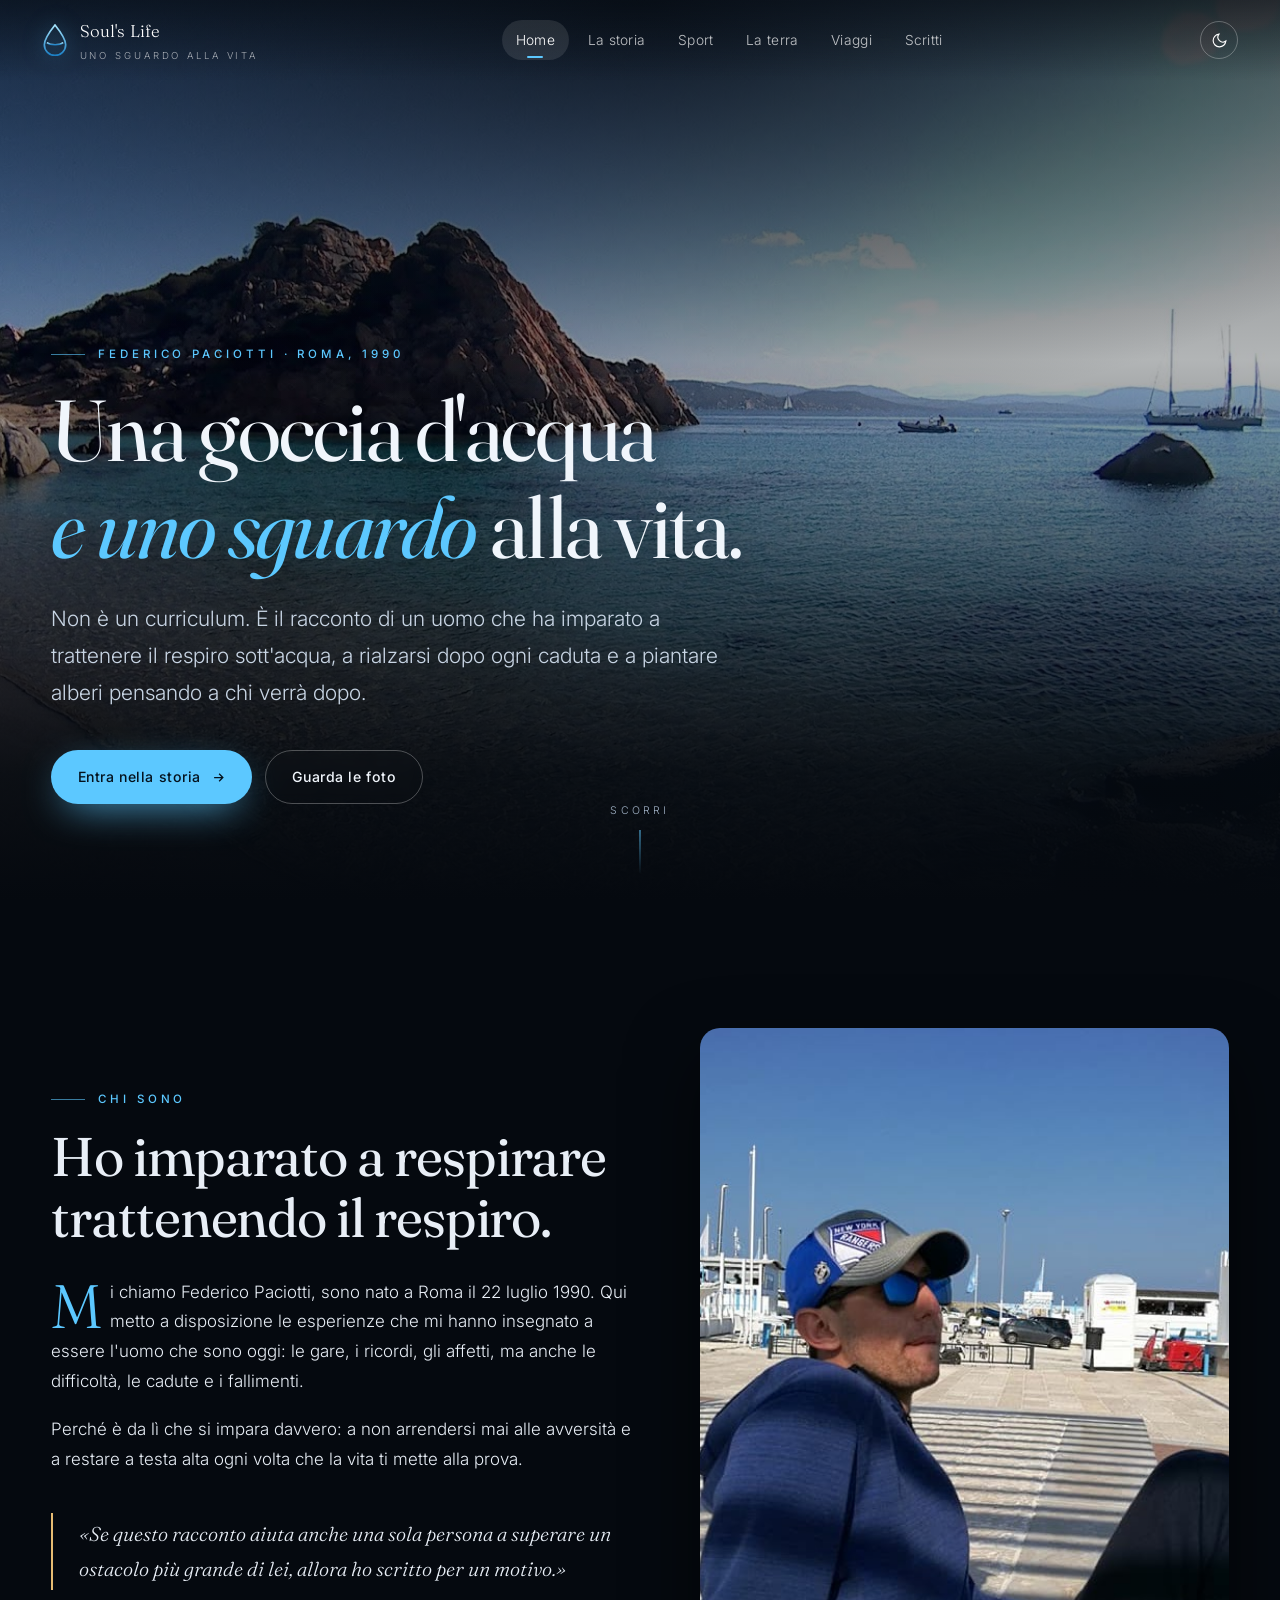
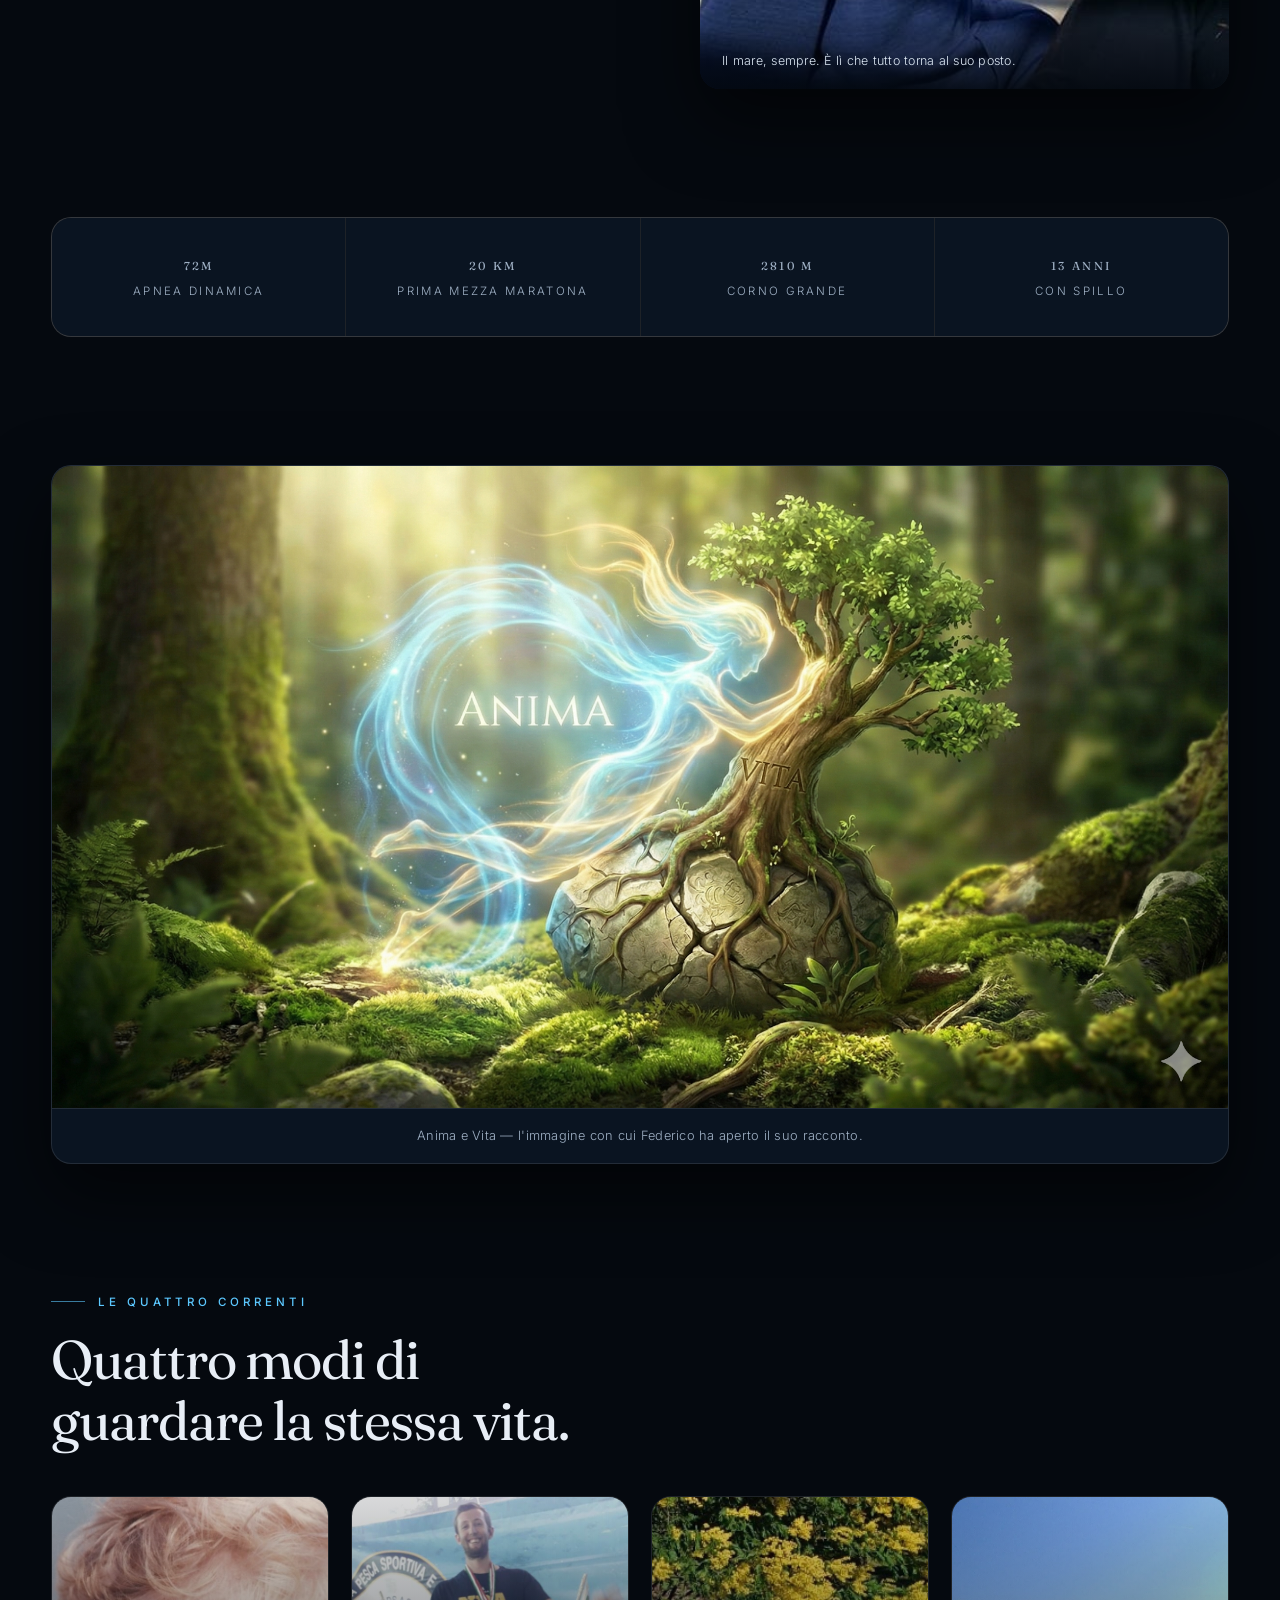
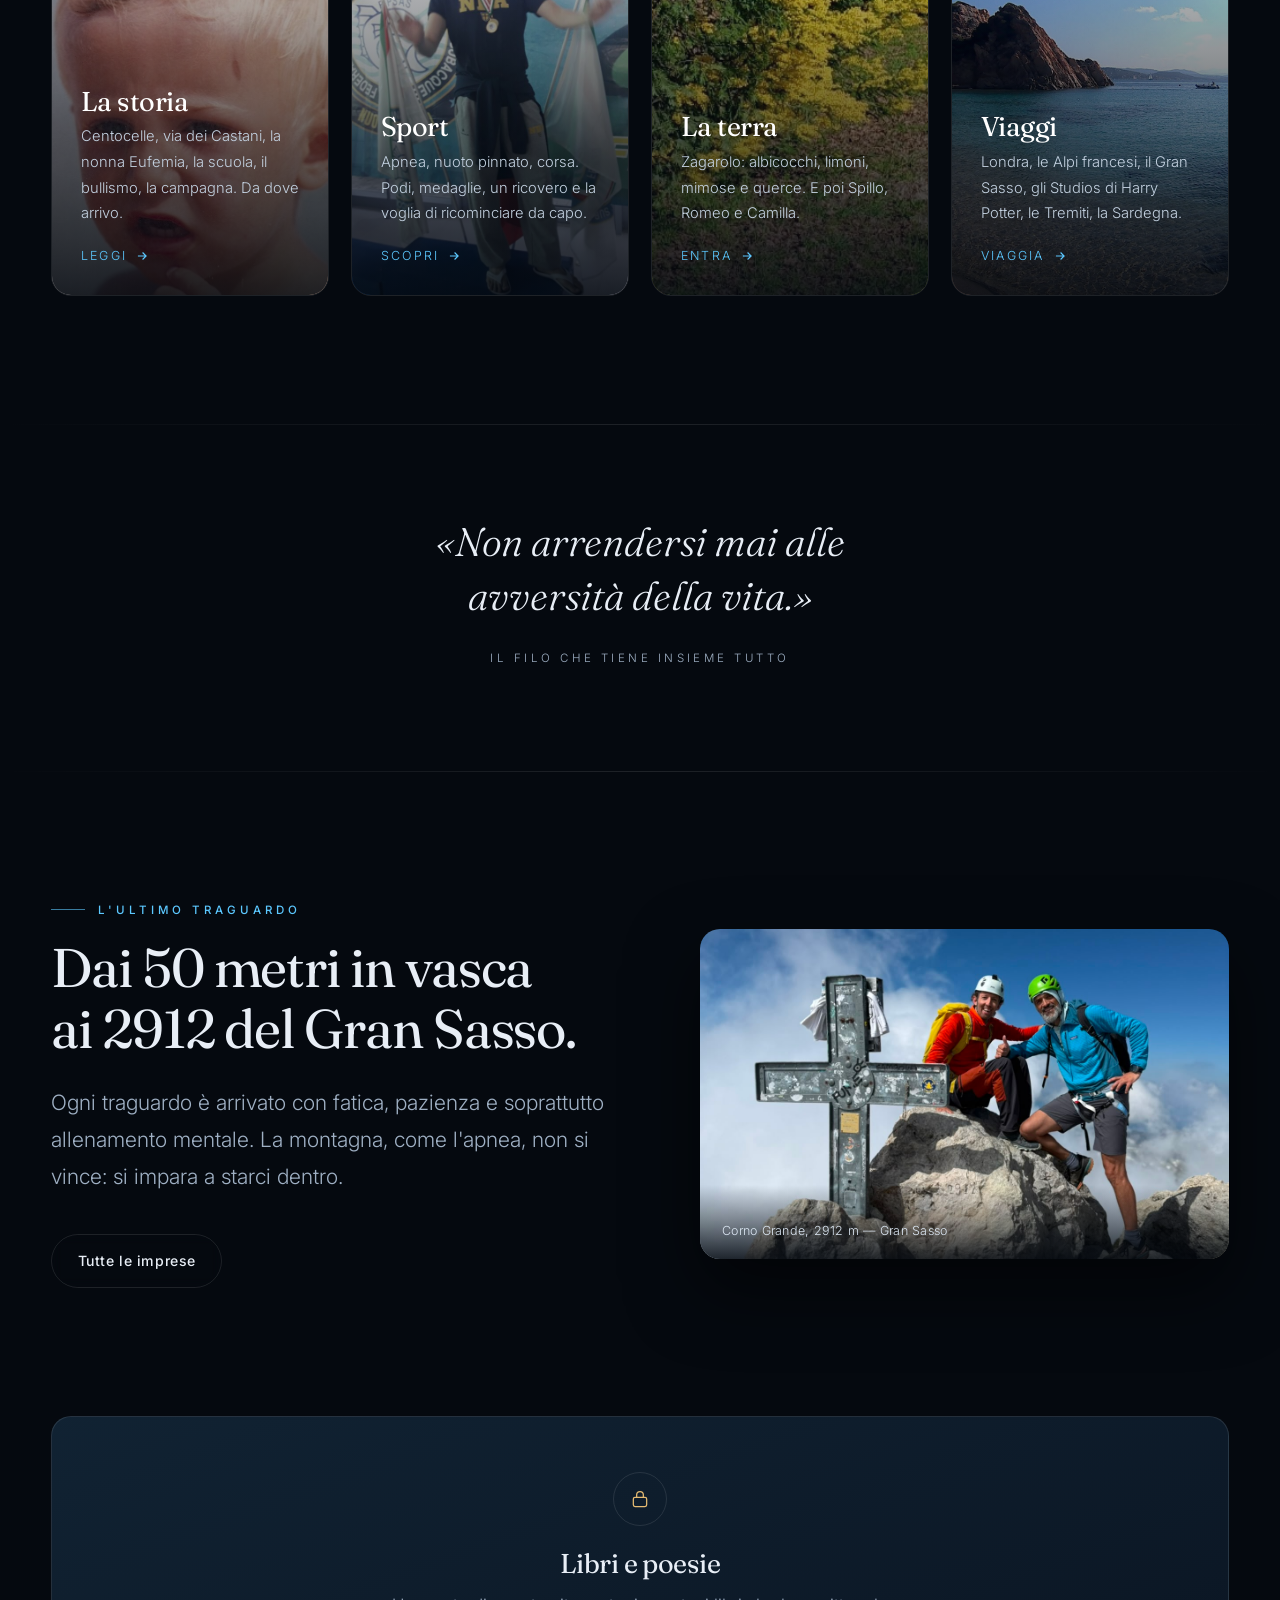
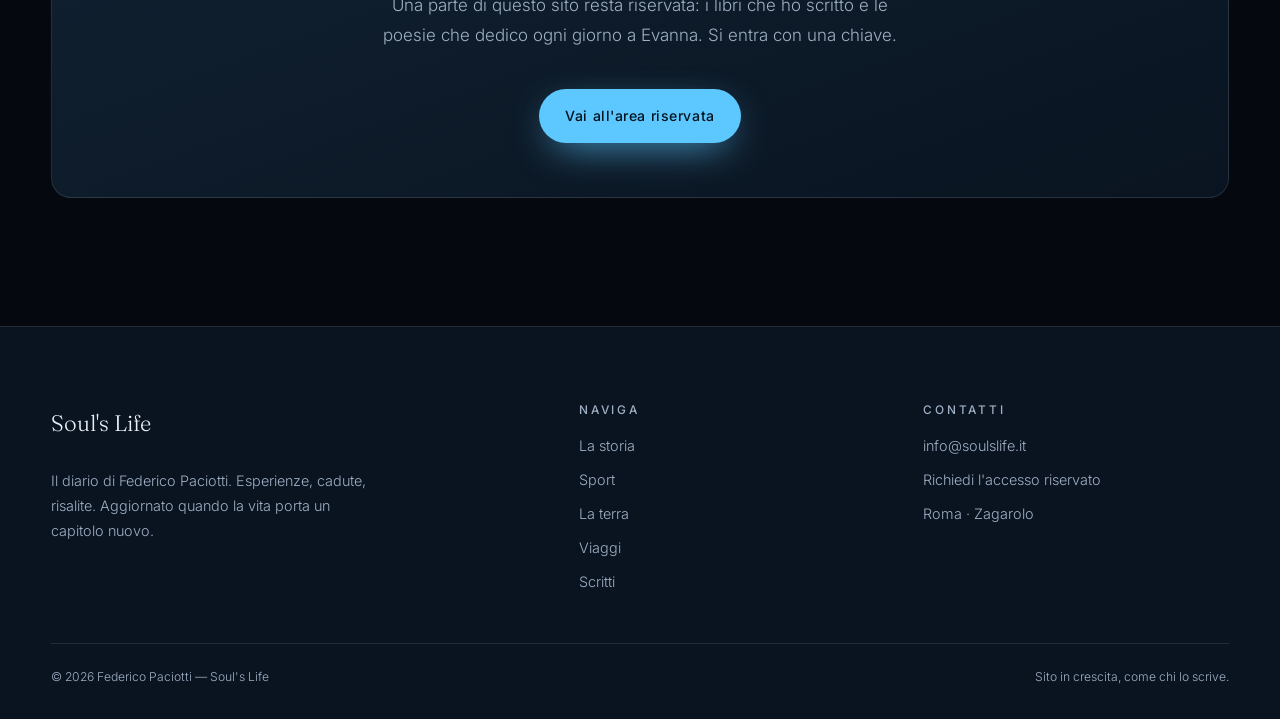
<file: index.html>
<!DOCTYPE html>
<html lang="it" data-theme="dark">
<head>
<meta charset="utf-8">
<meta name="viewport" content="width=device-width,initial-scale=1">
<title>Soul's Life — Uno sguardo alla vita | Federico Paciotti</title>
<meta name="description" content="Il sito di Federico Paciotti: apnea, corsa, montagna, la terra di Zagarolo, i viaggi e le parole. Una goccia d'acqua, uno sguardo alla vita.">
<link rel="stylesheet" href="assets/css/style.css">
<link rel="icon" href="data:image/svg+xml,<svg xmlns='http://www.w3.org/2000/svg' viewBox='0 0 100 100'><text y='.9em' font-size='90'>💧</text></svg>">
</head>
<body>
<div class="progress"></div>

<nav class="nav">
  <a class="brand" href="index.html">
    <svg class="drop" viewBox="0 0 24 30" fill="none"><defs><linearGradient id="g" x1="0" y1="0" x2="0" y2="1"><stop offset="0" stop-color="#a8e6ff"/><stop offset="1" stop-color="#1b7fc4"/></linearGradient></defs><path d="M12 1C12 1 2 13.5 2 19.5A10 10 0 0 0 22 19.5C22 13.5 12 1 12 1Z" stroke="url(#g)" stroke-width="1.6"/><path d="M4.4 17.5c3.4 2.6 12 2.6 15.3 0" stroke="url(#g)" stroke-width="1.4"/></svg>
    <span>Soul's Life<small>Uno sguardo alla vita</small></span>
  </a>
  <div class="nav-links">
    <a href="index.html" class="active">Home</a>
    <a href="storia.html">La storia</a>
    <a href="sport.html">Sport</a>
    <a href="terra.html">La terra</a>
    <a href="viaggi.html">Viaggi</a>
    <a href="scritti.html">Scritti</a>
  </div>
  <div class="nav-tools">
    <button class="icon-btn" data-theme-toggle title="Cambia tema" aria-label="Cambia tema">
      <svg width="17" height="17" viewBox="0 0 24 24" fill="none" stroke="currentColor" stroke-width="1.6"><path d="M21 12.8A9 9 0 1 1 11.2 3a7 7 0 0 0 9.8 9.8Z"/></svg>
    </button>
    <button class="icon-btn burger" aria-label="Menu">
      <svg width="18" height="18" viewBox="0 0 24 24" stroke="currentColor" stroke-width="1.6"><path d="M3 7h18M3 12h18M3 17h18"/></svg>
    </button>
  </div>
</nav>

<header class="hero">
  <div class="hero-media"><img src="assets/img/sardegna-spargi.jpg" alt="Mare cristallino dell'arcipelago della Maddalena"></div>
  <div class="wrap hero-inner">
    <p class="eyebrow reveal">Federico Paciotti · Roma, 1990</p>
    <h1 class="reveal d1">Una goccia d'acqua<br><em>e uno sguardo</em> alla vita.</h1>
    <p class="lede reveal d2">Non è un curriculum. È il racconto di un uomo che ha imparato a trattenere il respiro sott'acqua, a rialzarsi dopo ogni caduta e a piantare alberi pensando a chi verrà dopo.</p>
    <div class="hero-cta reveal d3">
      <a class="btn btn-primary" href="storia.html">Entra nella storia
        <svg viewBox="0 0 24 24" fill="none" stroke="currentColor" stroke-width="2"><path d="M5 12h14M13 6l6 6-6 6"/></svg></a>
      <a class="btn btn-ghost" href="viaggi.html">Guarda le foto</a>
    </div>
  </div>
  <div class="scroll-hint"><span>scorri</span><span class="line"></span></div>
</header>

<main>
  <section>
    <div class="wrap split">
      <div>
        <p class="eyebrow reveal">Chi sono</p>
        <h2 class="reveal d1">Ho imparato a respirare<br>trattenendo il respiro.</h2>
        <div class="prose reveal d2" style="margin-top:1.8rem">
          <p>Mi chiamo Federico Paciotti, sono nato a Roma il 22 luglio 1990. Qui metto a disposizione le esperienze che mi hanno insegnato a essere l'uomo che sono oggi: le gare, i ricordi, gli affetti, ma anche le difficoltà, le cadute e i fallimenti.</p>
          <p>Perché è da lì che si impara davvero: a non arrendersi mai alle avversità e a restare a testa alta ogni volta che la vita ti mette alla prova.</p>
          <p class="pull">«Se questo racconto aiuta anche una sola persona a superare un ostacolo più grande di lei, allora ho scritto per un motivo.»</p>
        </div>
      </div>
      <div class="frame tall reveal d2">
        <img src="assets/img/federico-lungomare.jpg" alt="Federico seduto sul lungomare">
        <div class="frame-cap">Il mare, sempre. È lì che tutto torna al suo posto.</div>
      </div>
    </div>
  </section>

  <section style="padding-top:0">
    <div class="wrap stats reveal">
      <div class="stat"><b><span data-count="75" data-suffix="m">75m</span></b><span>Apnea dinamica</span></div>
      <div class="stat"><b><span data-count="21" data-suffix=" km">21 km</span></b><span>Prima mezza maratona</span></div>
      <div class="stat"><b><span data-count="2912" data-suffix=" m">2912 m</span></b><span>Corno Grande</span></div>
      <div class="stat"><b><span data-count="13" data-suffix=" anni">13 anni</span></b><span>Con Spillo</span></div>
    </div>
  </section>


  <section class="manifesto" style="padding-top:0">
    <div class="wrap reveal">
      <figure class="anima">
        <img src="assets/img/hero-anima.jpg" alt="Anima e Vita: un albero che nasce dalla roccia in un bosco di luce">
        <figcaption>Anima e Vita — l'immagine con cui Federico ha aperto il suo racconto.</figcaption>
      </figure>
    </div>
  </section>

  <section style="padding-top:0">
    <div class="wrap">
      <p class="eyebrow reveal">Le quattro correnti</p>
      <h2 class="reveal d1" style="max-width:16ch;margin-bottom:2.8rem">Quattro modi di guardare la stessa vita.</h2>
      <div class="cards">
        <a class="card reveal d1" href="storia.html">
          <img src="assets/img/federico-bambino.jpg" alt="Federico da bambino">
          <h3>La storia</h3>
          <p>Centocelle, via dei Castani, la nonna Eufemia, la scuola, il bullismo, la campagna. Da dove arrivo.</p>
          <span class="go">Leggi <svg width="14" height="14" viewBox="0 0 24 24" fill="none" stroke="currentColor" stroke-width="2"><path d="M5 12h14M13 6l6 6-6 6"/></svg></span>
        </a>
        <a class="card reveal d2" href="sport.html">
          <img src="assets/img/podio-apnea.jpg" alt="Federico sul podio di una gara di apnea">
          <h3>Sport</h3>
          <p>Apnea, nuoto pinnato, corsa. Podi, medaglie, un ricovero e la voglia di ricominciare da capo.</p>
          <span class="go">Scopri <svg width="14" height="14" viewBox="0 0 24 24" fill="none" stroke="currentColor" stroke-width="2"><path d="M5 12h14M13 6l6 6-6 6"/></svg></span>
        </a>
        <a class="card reveal d3" href="terra.html">
          <img src="assets/img/mimosa.jpg" alt="Mimose fiorite nel terreno di Zagarolo">
          <h3>La terra</h3>
          <p>Zagarolo: albicocchi, limoni, mimose e querce. E poi Spillo, Romeo e Camilla.</p>
          <span class="go">Entra <svg width="14" height="14" viewBox="0 0 24 24" fill="none" stroke="currentColor" stroke-width="2"><path d="M5 12h14M13 6l6 6-6 6"/></svg></span>
        </a>
        <a class="card reveal d4" href="viaggi.html">
          <img src="assets/img/sardegna-spargi.jpg" alt="Mare della Sardegna all'isola di Spargi">
          <h3>Viaggi</h3>
          <p>Londra, le Alpi francesi, il Gran Sasso, gli Studios di Harry Potter, le Tremiti, la Sardegna.</p>
          <span class="go">Viaggia <svg width="14" height="14" viewBox="0 0 24 24" fill="none" stroke="currentColor" stroke-width="2"><path d="M5 12h14M13 6l6 6-6 6"/></svg></span>
        </a>
      </div>
    </div>
  </section>

  <div class="divider"></div>

  <section class="quote">
    <div class="wrap reveal">
      <blockquote>«Non arrendersi mai alle avversità della vita.»</blockquote>
      <p class="who">Il filo che tiene insieme tutto</p>
    </div>
  </section>

  <div class="divider"></div>

  <section>
    <div class="wrap split flip">
      <div class="frame wide reveal">
        <img src="assets/img/gransasso-vetta-2912.jpg" alt="In vetta al Corno Grande, 2912 metri">
        <div class="frame-cap">Corno Grande, 2912 m — Gran Sasso</div>
      </div>
      <div>
        <p class="eyebrow reveal">L'ultimo traguardo</p>
        <h2 class="reveal d1">Dai 50 metri in vasca<br>ai 2912 del Gran Sasso.</h2>
        <p class="lede reveal d2" style="margin-top:1.6rem">Ogni traguardo è arrivato con fatica, pazienza e soprattutto allenamento mentale. La montagna, come l'apnea, non si vince: si impara a starci dentro.</p>
        <div class="hero-cta reveal d3"><a class="btn btn-ghost" href="viaggi.html">Tutte le imprese</a></div>
      </div>
    </div>
  </section>

  <section style="padding-top:0">
    <div class="wrap">
      <div class="locked reveal">
        <div class="keyhole"><svg width="20" height="20" viewBox="0 0 24 24" fill="none" stroke="currentColor" stroke-width="1.5"><rect x="4" y="10" width="16" height="11" rx="2"/><path d="M8 10V7a4 4 0 0 1 8 0v3"/></svg></div>
        <h3>Libri e poesie</h3>
        <p class="muted" style="max-width:52ch;margin:.8rem auto 0">Una parte di questo sito resta riservata: i libri che ho scritto e le poesie che dedico ogni giorno a Evanna. Si entra con una chiave.</p>
        <div class="hero-cta" style="justify-content:center"><a class="btn btn-primary" href="scritti.html">Vai all'area riservata</a></div>
      </div>
    </div>
  </section>
</main>

<footer>
  <div class="wrap">
    <div class="f-grid">
      <div>
        <p class="sig">Soul's Life</p>
        <p class="muted" style="max-width:36ch;font-size:.9rem">Il diario di Federico Paciotti. Esperienze, cadute, risalite. Aggiornato quando la vita porta un capitolo nuovo.</p>
      </div>
      <div>
        <h4>Naviga</h4>
        <div class="f-links">
          <a href="storia.html">La storia</a>
          <a href="sport.html">Sport</a>
          <a href="terra.html">La terra</a>
          <a href="viaggi.html">Viaggi</a>
          <a href="scritti.html">Scritti</a>
        </div>
      </div>
      <div>
        <h4>Contatti</h4>
        <div class="f-links">
          <a href="mailto:info@soulslife.it">info@soulslife.it</a>
          <a href="scritti.html">Richiedi l'accesso riservato</a>
          <span class="muted">Roma · Zagarolo</span>
        </div>
      </div>
    </div>
    <div class="f-bottom">
      <span>© 2026 Federico Paciotti — Soul's Life</span>
      <span>Sito in crescita, come chi lo scrive.</span>
    </div>
  </div>
</footer>

<script src="assets/js/main.js"></script>
</body>
</html>
</file>
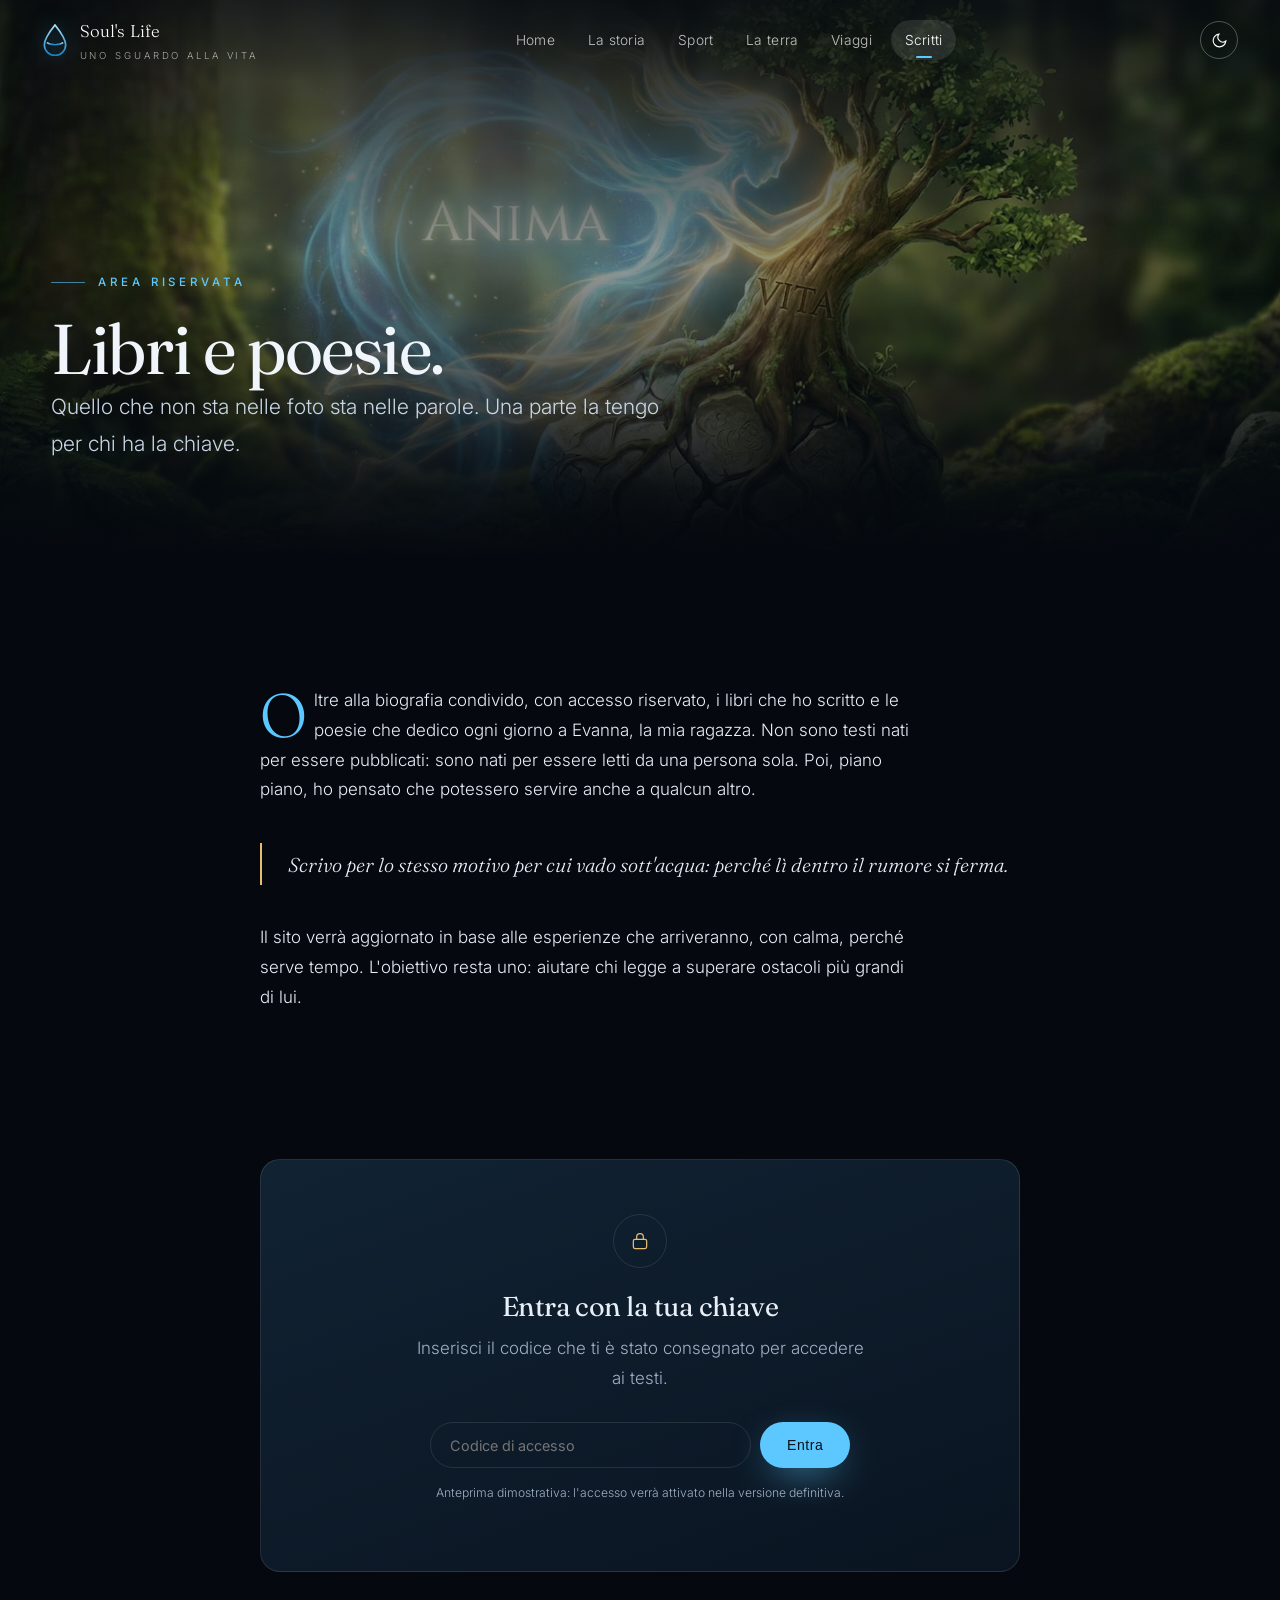
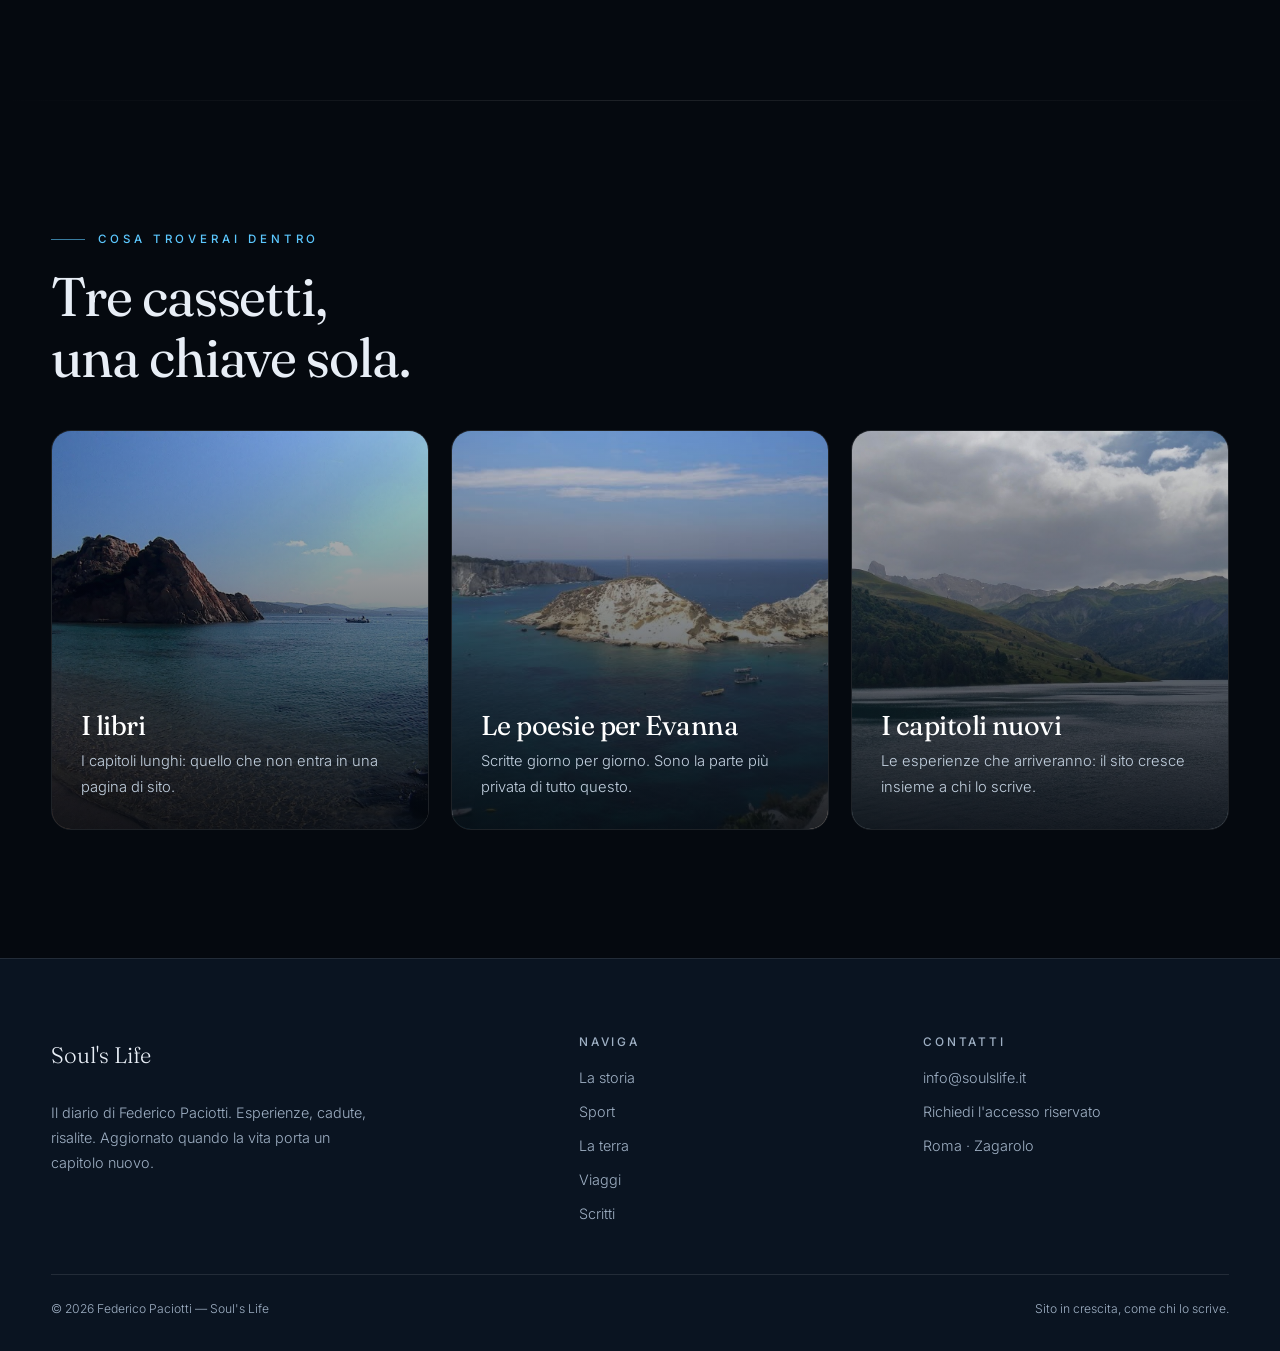
<file: scritti.html>
<!DOCTYPE html>
<html lang="it" data-theme="dark">
<head>
<meta charset="utf-8">
<meta name="viewport" content="width=device-width,initial-scale=1">
<title>Scritti — Libri e poesie | Soul's Life</title>
<meta name="description" content="Area riservata: i libri e le poesie che Federico dedica a Evanna.">
<link rel="stylesheet" href="assets/css/style.css">
<link rel="icon" href="data:image/svg+xml,<svg xmlns='http://www.w3.org/2000/svg' viewBox='0 0 100 100'><text y='.9em' font-size='90'>💧</text></svg>">
</head>
<body>
<div class="progress"></div>

<nav class="nav">
  <a class="brand" href="index.html">
    <svg class="drop" viewBox="0 0 24 30" fill="none"><defs><linearGradient id="g" x1="0" y1="0" x2="0" y2="1"><stop offset="0" stop-color="#a8e6ff"/><stop offset="1" stop-color="#1b7fc4"/></linearGradient></defs><path d="M12 1C12 1 2 13.5 2 19.5A10 10 0 0 0 22 19.5C22 13.5 12 1 12 1Z" stroke="url(#g)" stroke-width="1.6"/><path d="M4.4 17.5c3.4 2.6 12 2.6 15.3 0" stroke="url(#g)" stroke-width="1.4"/></svg>
    <span>Soul's Life<small>Uno sguardo alla vita</small></span>
  </a>
  <div class="nav-links">
    <a href="index.html">Home</a>
    <a href="storia.html">La storia</a>
    <a href="sport.html">Sport</a>
    <a href="terra.html">La terra</a>
    <a href="viaggi.html">Viaggi</a>
    <a href="scritti.html" class="active">Scritti</a>
  </div>
  <div class="nav-tools">
    <button class="icon-btn" data-theme-toggle title="Cambia tema" aria-label="Cambia tema">
      <svg width="17" height="17" viewBox="0 0 24 24" fill="none" stroke="currentColor" stroke-width="1.6"><path d="M21 12.8A9 9 0 1 1 11.2 3a7 7 0 0 0 9.8 9.8Z"/></svg>
    </button>
    <button class="icon-btn burger" aria-label="Menu">
      <svg width="18" height="18" viewBox="0 0 24 24" stroke="currentColor" stroke-width="1.6"><path d="M3 7h18M3 12h18M3 17h18"/></svg>
    </button>
  </div>
</nav>

<header class="phero">
  <div class="hero-media"><img src="assets/img/hero-anima.jpg" alt="Anima e vita"></div>
  <div class="wrap hero-inner">
    <p class="eyebrow reveal">Area riservata</p>
    <h1 class="reveal d1">Libri e poesie.</h1>
    <p class="lede reveal d2" style="max-width:48ch">Quello che non sta nelle foto sta nelle parole. Una parte la tengo per chi ha la chiave.</p>
  </div>
</header>

<main>
  <section>
    <div class="narrow prose">
      <p class="reveal">Oltre alla biografia condivido, con accesso riservato, i libri che ho scritto e le poesie che dedico ogni giorno a Evanna, la mia ragazza. Non sono testi nati per essere pubblicati: sono nati per essere letti da una persona sola. Poi, piano piano, ho pensato che potessero servire anche a qualcun altro.</p>
      <p class="pull reveal">Scrivo per lo stesso motivo per cui vado sott'acqua: perché lì dentro il rumore si ferma.</p>
      <p class="reveal">Il sito verrà aggiornato in base alle esperienze che arriveranno, con calma, perché serve tempo. L'obiettivo resta uno: aiutare chi legge a superare ostacoli più grandi di lui.</p>
    </div>
  </section>

  <section style="padding-top:0">
    <div class="narrow">
      <div class="locked reveal">
        <div class="keyhole"><svg width="20" height="20" viewBox="0 0 24 24" fill="none" stroke="currentColor" stroke-width="1.5"><rect x="4" y="10" width="16" height="11" rx="2"/><path d="M8 10V7a4 4 0 0 1 8 0v3"/></svg></div>
        <h3>Entra con la tua chiave</h3>
        <p class="muted" style="max-width:46ch;margin:.8rem auto 0">Inserisci il codice che ti è stato consegnato per accedere ai testi.</p>
        <form class="field" data-locked-form>
          <input type="password" placeholder="Codice di accesso" aria-label="Codice di accesso">
          <button class="btn btn-primary" type="submit">Entra</button>
        </form>
        <p class="hint">Anteprima dimostrativa: l'accesso verrà attivato nella versione definitiva.</p>
      </div>
    </div>
  </section>

  <div class="divider"></div>

  <section>
    <div class="wrap">
      <p class="eyebrow reveal">Cosa troverai dentro</p>
      <h2 class="reveal d1" style="max-width:16ch;margin-bottom:2.6rem">Tre cassetti,<br>una chiave sola.</h2>
      <div class="cards">
        <div class="card reveal d1"><img src="assets/img/sardegna-spargi.jpg" alt="Mare della Sardegna"><h3>I libri</h3><p>I capitoli lunghi: quello che non entra in una pagina di sito.</p></div>
        <div class="card reveal d2"><img src="assets/img/tremiti-panorama.jpg" alt="Isole Tremiti"><h3>Le poesie per Evanna</h3><p>Scritte giorno per giorno. Sono la parte più privata di tutto questo.</p></div>
        <div class="card reveal d3"><img src="assets/img/alpi-lago.jpg" alt="Lago di montagna"><h3>I capitoli nuovi</h3><p>Le esperienze che arriveranno: il sito cresce insieme a chi lo scrive.</p></div>
      </div>
    </div>
  </section>
</main>


<footer>
  <div class="wrap">
    <div class="f-grid">
      <div>
        <p class="sig">Soul's Life</p>
        <p class="muted" style="max-width:36ch;font-size:.9rem">Il diario di Federico Paciotti. Esperienze, cadute, risalite. Aggiornato quando la vita porta un capitolo nuovo.</p>
      </div>
      <div>
        <h4>Naviga</h4>
        <div class="f-links">
          <a href="storia.html">La storia</a>
          <a href="sport.html">Sport</a>
          <a href="terra.html">La terra</a>
          <a href="viaggi.html">Viaggi</a>
          <a href="scritti.html">Scritti</a>
        </div>
      </div>
      <div>
        <h4>Contatti</h4>
        <div class="f-links">
          <a href="mailto:info@soulslife.it">info@soulslife.it</a>
          <a href="scritti.html">Richiedi l'accesso riservato</a>
          <span class="muted">Roma · Zagarolo</span>
        </div>
      </div>
    </div>
    <div class="f-bottom">
      <span>© 2026 Federico Paciotti — Soul's Life</span>
      <span>Sito in crescita, come chi lo scrive.</span>
    </div>
  </div>
</footer>

<script src="assets/js/main.js"></script>
</body>
</html>
</file>
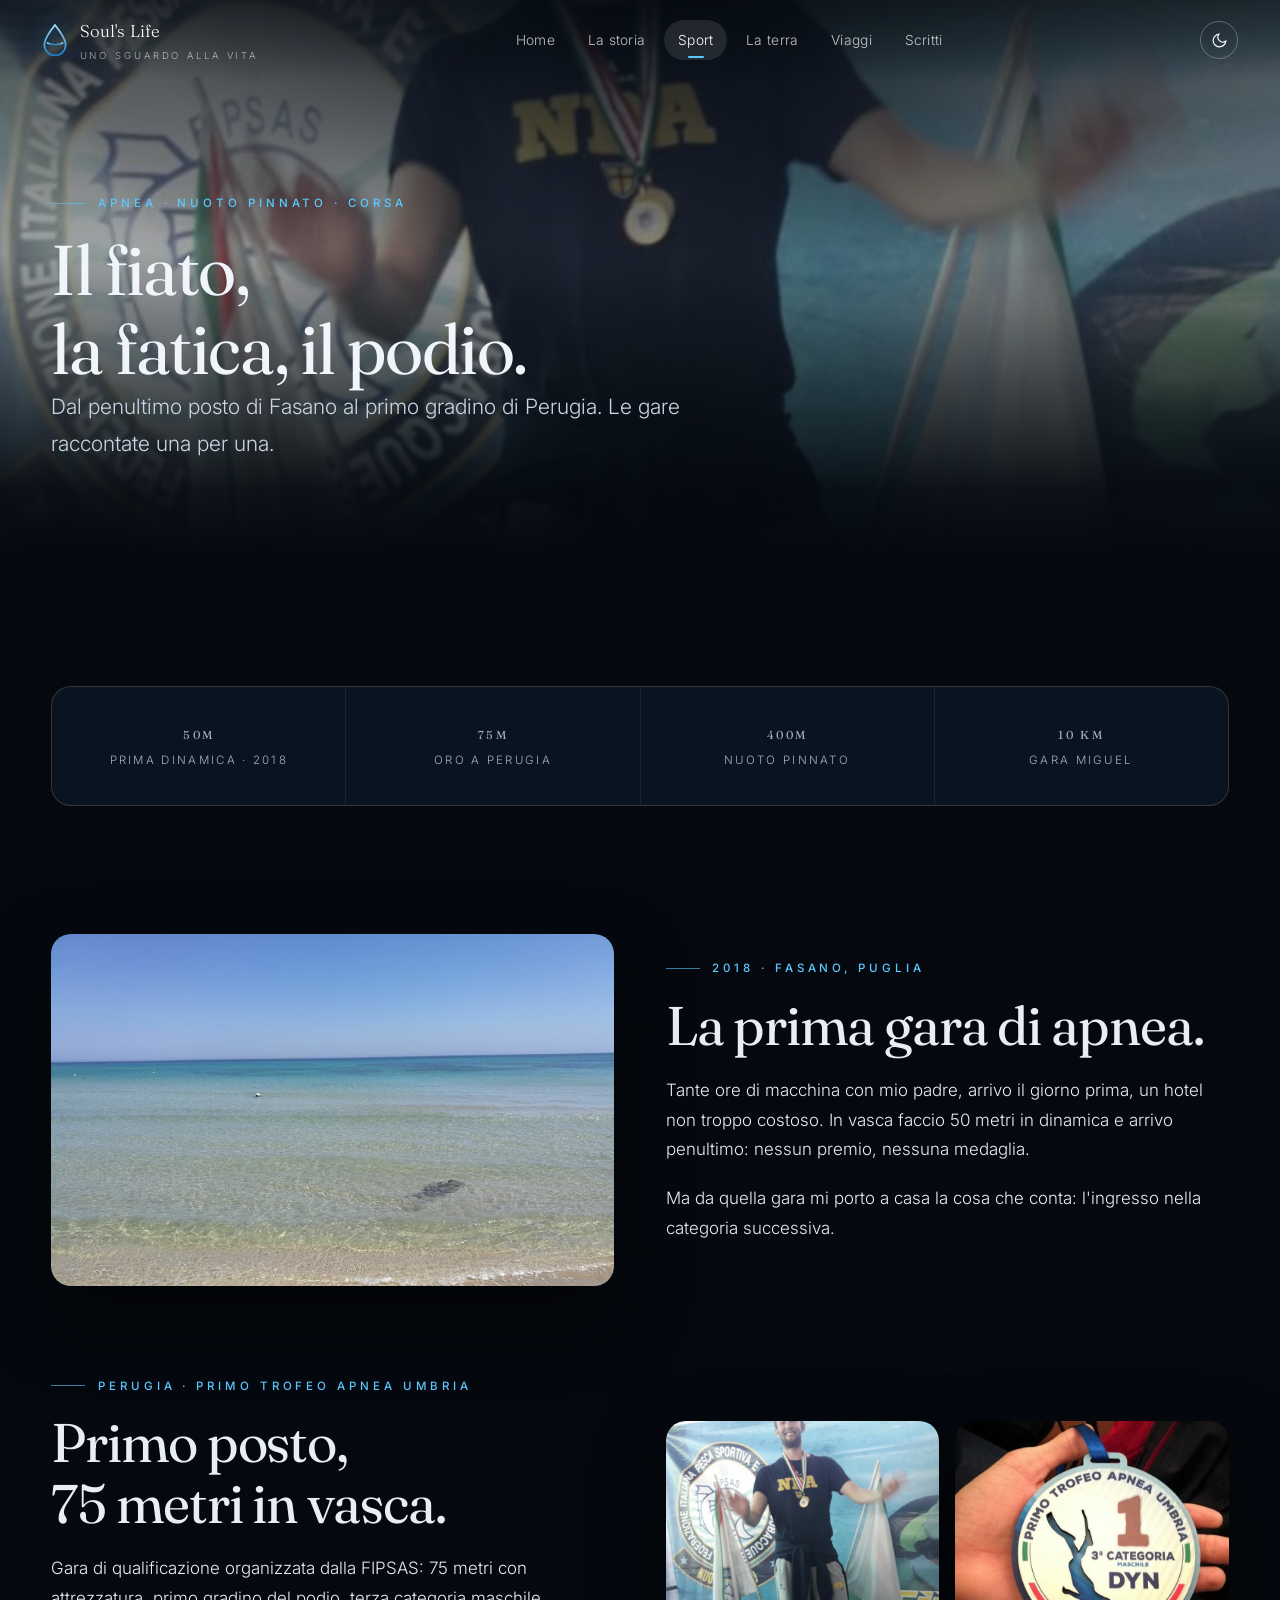
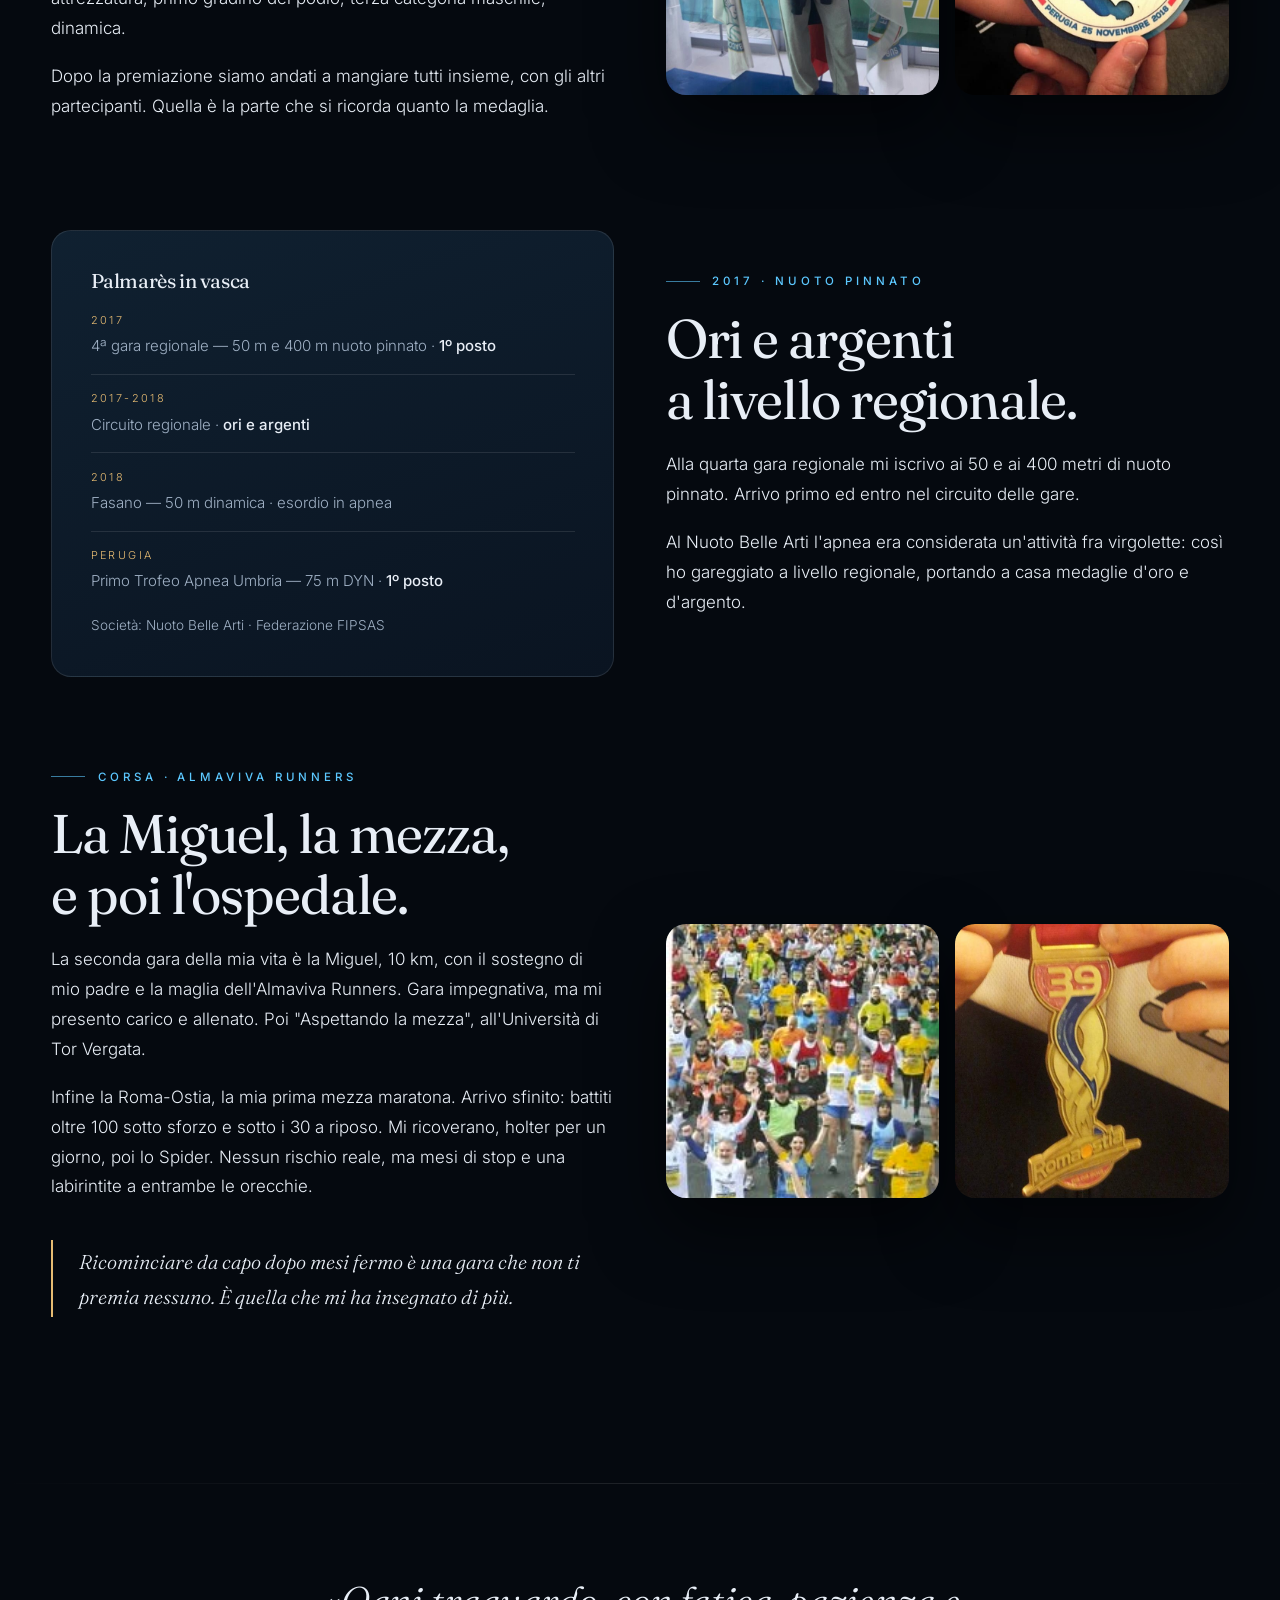
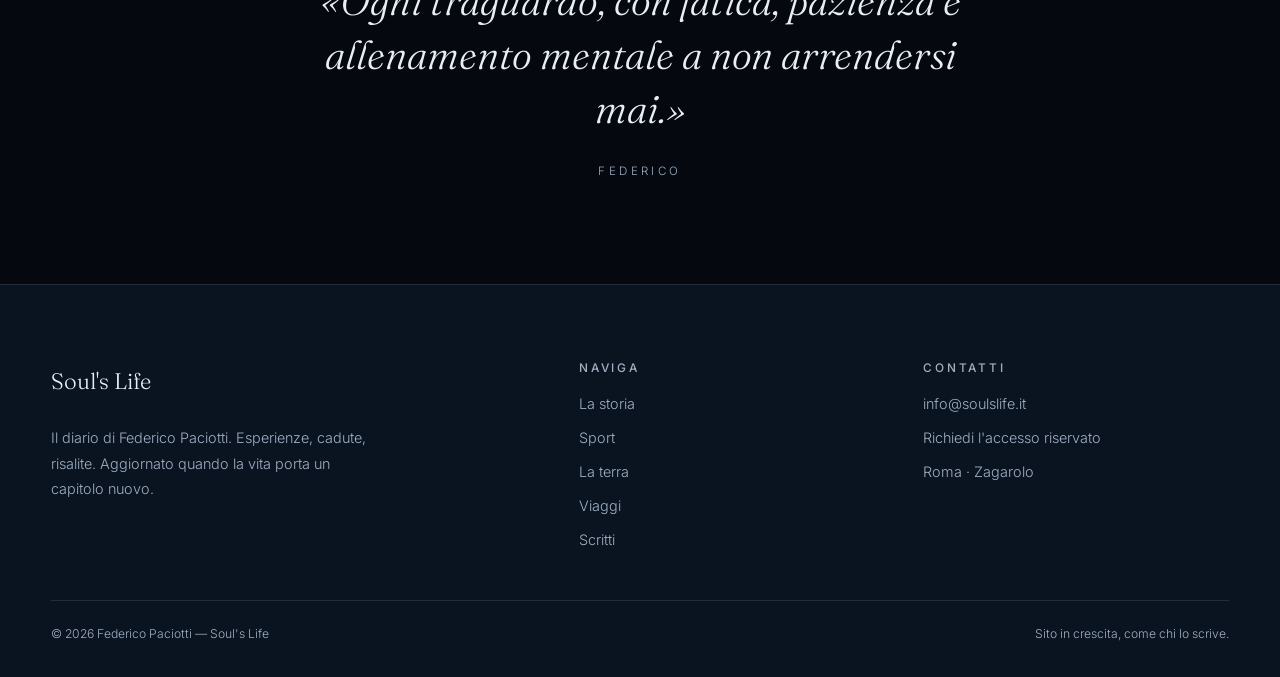
<file: sport.html>
<!DOCTYPE html>
<html lang="it" data-theme="dark">
<head>
<meta charset="utf-8">
<meta name="viewport" content="width=device-width,initial-scale=1">
<title>Sport — Apnea, nuoto pinnato e corsa | Soul's Life</title>
<meta name="description" content="Le gare di Federico Paciotti: apnea dinamica, nuoto pinnato, la Miguel e la Roma-Ostia.">
<link rel="stylesheet" href="assets/css/style.css">
<link rel="icon" href="data:image/svg+xml,<svg xmlns='http://www.w3.org/2000/svg' viewBox='0 0 100 100'><text y='.9em' font-size='90'>💧</text></svg>">
</head>
<body>
<div class="progress"></div>

<nav class="nav">
  <a class="brand" href="index.html">
    <svg class="drop" viewBox="0 0 24 30" fill="none"><defs><linearGradient id="g" x1="0" y1="0" x2="0" y2="1"><stop offset="0" stop-color="#a8e6ff"/><stop offset="1" stop-color="#1b7fc4"/></linearGradient></defs><path d="M12 1C12 1 2 13.5 2 19.5A10 10 0 0 0 22 19.5C22 13.5 12 1 12 1Z" stroke="url(#g)" stroke-width="1.6"/><path d="M4.4 17.5c3.4 2.6 12 2.6 15.3 0" stroke="url(#g)" stroke-width="1.4"/></svg>
    <span>Soul's Life<small>Uno sguardo alla vita</small></span>
  </a>
  <div class="nav-links">
    <a href="index.html">Home</a>
    <a href="storia.html">La storia</a>
    <a href="sport.html" class="active">Sport</a>
    <a href="terra.html">La terra</a>
    <a href="viaggi.html">Viaggi</a>
    <a href="scritti.html">Scritti</a>
  </div>
  <div class="nav-tools">
    <button class="icon-btn" data-theme-toggle title="Cambia tema" aria-label="Cambia tema">
      <svg width="17" height="17" viewBox="0 0 24 24" fill="none" stroke="currentColor" stroke-width="1.6"><path d="M21 12.8A9 9 0 1 1 11.2 3a7 7 0 0 0 9.8 9.8Z"/></svg>
    </button>
    <button class="icon-btn burger" aria-label="Menu">
      <svg width="18" height="18" viewBox="0 0 24 24" stroke="currentColor" stroke-width="1.6"><path d="M3 7h18M3 12h18M3 17h18"/></svg>
    </button>
  </div>
</nav>

<header class="phero">
  <div class="hero-media"><img src="assets/img/podio-apnea.jpg" alt="Federico sul podio"></div>
  <div class="wrap hero-inner">
    <p class="eyebrow reveal">Apnea · Nuoto pinnato · Corsa</p>
    <h1 class="reveal d1">Il fiato,<br>la fatica, il podio.</h1>
    <p class="lede reveal d2" style="max-width:50ch">Dal penultimo posto di Fasano al primo gradino di Perugia. Le gare raccontate una per una.</p>
  </div>
</header>

<main>
  <section style="padding-bottom:0">
    <div class="wrap stats reveal">
      <div class="stat"><b><span data-count="50" data-suffix="m">50m</span></b><span>Prima dinamica · 2018</span></div>
      <div class="stat"><b><span data-count="75" data-suffix="m">75m</span></b><span>Oro a Perugia</span></div>
      <div class="stat"><b><span data-count="400" data-suffix="m">400m</span></b><span>Nuoto pinnato</span></div>
      <div class="stat"><b><span data-count="10" data-suffix=" km">10 km</span></b><span>Gara Miguel</span></div>
    </div>
  </section>

  <section>
    <div class="wrap rows">
      <div class="row">
        <div class="row-media reveal"><div class="frame wide"><img src="assets/img/mare-puglia.jpg" alt="Il mare di Fasano"></div></div>
        <div>
          <p class="eyebrow reveal">2018 · Fasano, Puglia</p>
          <h2 class="reveal d1">La prima gara di apnea.</h2>
          <p class="reveal d2" style="margin-top:1.2rem">Tante ore di macchina con mio padre, arrivo il giorno prima, un hotel non troppo costoso. In vasca faccio 50 metri in dinamica e arrivo penultimo: nessun premio, nessuna medaglia.</p>
          <p class="reveal d2">Ma da quella gara mi porto a casa la cosa che conta: l'ingresso nella categoria successiva.</p>
        </div>
      </div>

      <div class="row">
        <div class="row-media duo reveal">
          <div class="frame square"><img src="assets/img/podio-apnea.jpg" alt="Sul podio con la medaglia"></div>
          <div class="frame square"><img src="assets/img/medaglia-apnea.jpg" alt="Medaglia del Primo Trofeo Apnea Umbria"></div>
        </div>
        <div>
          <p class="eyebrow reveal">Perugia · Primo Trofeo Apnea Umbria</p>
          <h2 class="reveal d1">Primo posto,<br>75 metri in vasca.</h2>
          <p class="reveal d2" style="margin-top:1.2rem">Gara di qualificazione organizzata dalla FIPSAS: 75 metri con attrezzatura, primo gradino del podio, terza categoria maschile, dinamica.</p>
          <p class="reveal d2">Dopo la premiazione siamo andati a mangiare tutti insieme, con gli altri partecipanti. Quella è la parte che si ricorda quanto la medaglia.</p>
        </div>
      </div>

      <div class="row">
        <div class="row-media reveal">
          <div class="palmares">
            <h4>Palmarès in vasca</h4>
            <ul>
              <li><span>2017</span> 4ª gara regionale — 50 m e 400 m nuoto pinnato · <b>1º posto</b></li>
              <li><span>2017-2018</span> Circuito regionale · <b>ori e argenti</b></li>
              <li><span>2018</span> Fasano — 50 m dinamica · esordio in apnea</li>
              <li><span>Perugia</span> Primo Trofeo Apnea Umbria — 75 m DYN · <b>1º posto</b></li>
            </ul>
            <p class="muted" style="font-size:.85rem;margin:1.2rem 0 0">Società: Nuoto Belle Arti · Federazione FIPSAS</p>
          </div>
        </div>
        <div>
          <p class="eyebrow reveal">2017 · Nuoto pinnato</p>
          <h2 class="reveal d1">Ori e argenti<br>a livello regionale.</h2>
          <p class="reveal d2" style="margin-top:1.2rem">Alla quarta gara regionale mi iscrivo ai 50 e ai 400 metri di nuoto pinnato. Arrivo primo ed entro nel circuito delle gare.</p>
          <p class="reveal d2">Al Nuoto Belle Arti l'apnea era considerata un'attività fra virgolette: così ho gareggiato a livello regionale, portando a casa medaglie d'oro e d'argento.</p>
        </div>
      </div>

      <div class="row">
        <div class="row-media duo reveal">
          <div class="frame square"><img class="lofi" src="assets/img/corsa-folla.jpg" alt="La partenza di una maratona"></div>
          <div class="frame square"><img src="assets/img/medaglia-romaostia.jpg" alt="Medaglia della 39ª Roma-Ostia"></div>
        </div>
        <div>
          <p class="eyebrow reveal">Corsa · Almaviva Runners</p>
          <h2 class="reveal d1">La Miguel, la mezza,<br>e poi l'ospedale.</h2>
          <p class="reveal d2" style="margin-top:1.2rem">La seconda gara della mia vita è la Miguel, 10 km, con il sostegno di mio padre e la maglia dell'Almaviva Runners. Gara impegnativa, ma mi presento carico e allenato. Poi "Aspettando la mezza", all'Università di Tor Vergata.</p>
          <p class="reveal d2">Infine la Roma-Ostia, la mia prima mezza maratona. Arrivo sfinito: battiti oltre 100 sotto sforzo e sotto i 30 a riposo. Mi ricoverano, holter per un giorno, poi lo Spider. Nessun rischio reale, ma mesi di stop e una labirintite a entrambe le orecchie.</p>
          <p class="pull reveal d3">Ricominciare da capo dopo mesi fermo è una gara che non ti premia nessuno. È quella che mi ha insegnato di più.</p>
        </div>
      </div>
    </div>
  </section>

  <div class="divider"></div>

  <section class="quote wide">
    <div class="wrap reveal">
      <blockquote>«Ogni traguardo, con fatica, pazienza e allenamento mentale a non arrendersi mai.»</blockquote>
      <p class="who">Federico</p>
    </div>
  </section>
</main>


<footer>
  <div class="wrap">
    <div class="f-grid">
      <div>
        <p class="sig">Soul's Life</p>
        <p class="muted" style="max-width:36ch;font-size:.9rem">Il diario di Federico Paciotti. Esperienze, cadute, risalite. Aggiornato quando la vita porta un capitolo nuovo.</p>
      </div>
      <div>
        <h4>Naviga</h4>
        <div class="f-links">
          <a href="storia.html">La storia</a>
          <a href="sport.html">Sport</a>
          <a href="terra.html">La terra</a>
          <a href="viaggi.html">Viaggi</a>
          <a href="scritti.html">Scritti</a>
        </div>
      </div>
      <div>
        <h4>Contatti</h4>
        <div class="f-links">
          <a href="mailto:info@soulslife.it">info@soulslife.it</a>
          <a href="scritti.html">Richiedi l'accesso riservato</a>
          <span class="muted">Roma · Zagarolo</span>
        </div>
      </div>
    </div>
    <div class="f-bottom">
      <span>© 2026 Federico Paciotti — Soul's Life</span>
      <span>Sito in crescita, come chi lo scrive.</span>
    </div>
  </div>
</footer>

<script src="assets/js/main.js"></script>
</body>
</html>
</file>
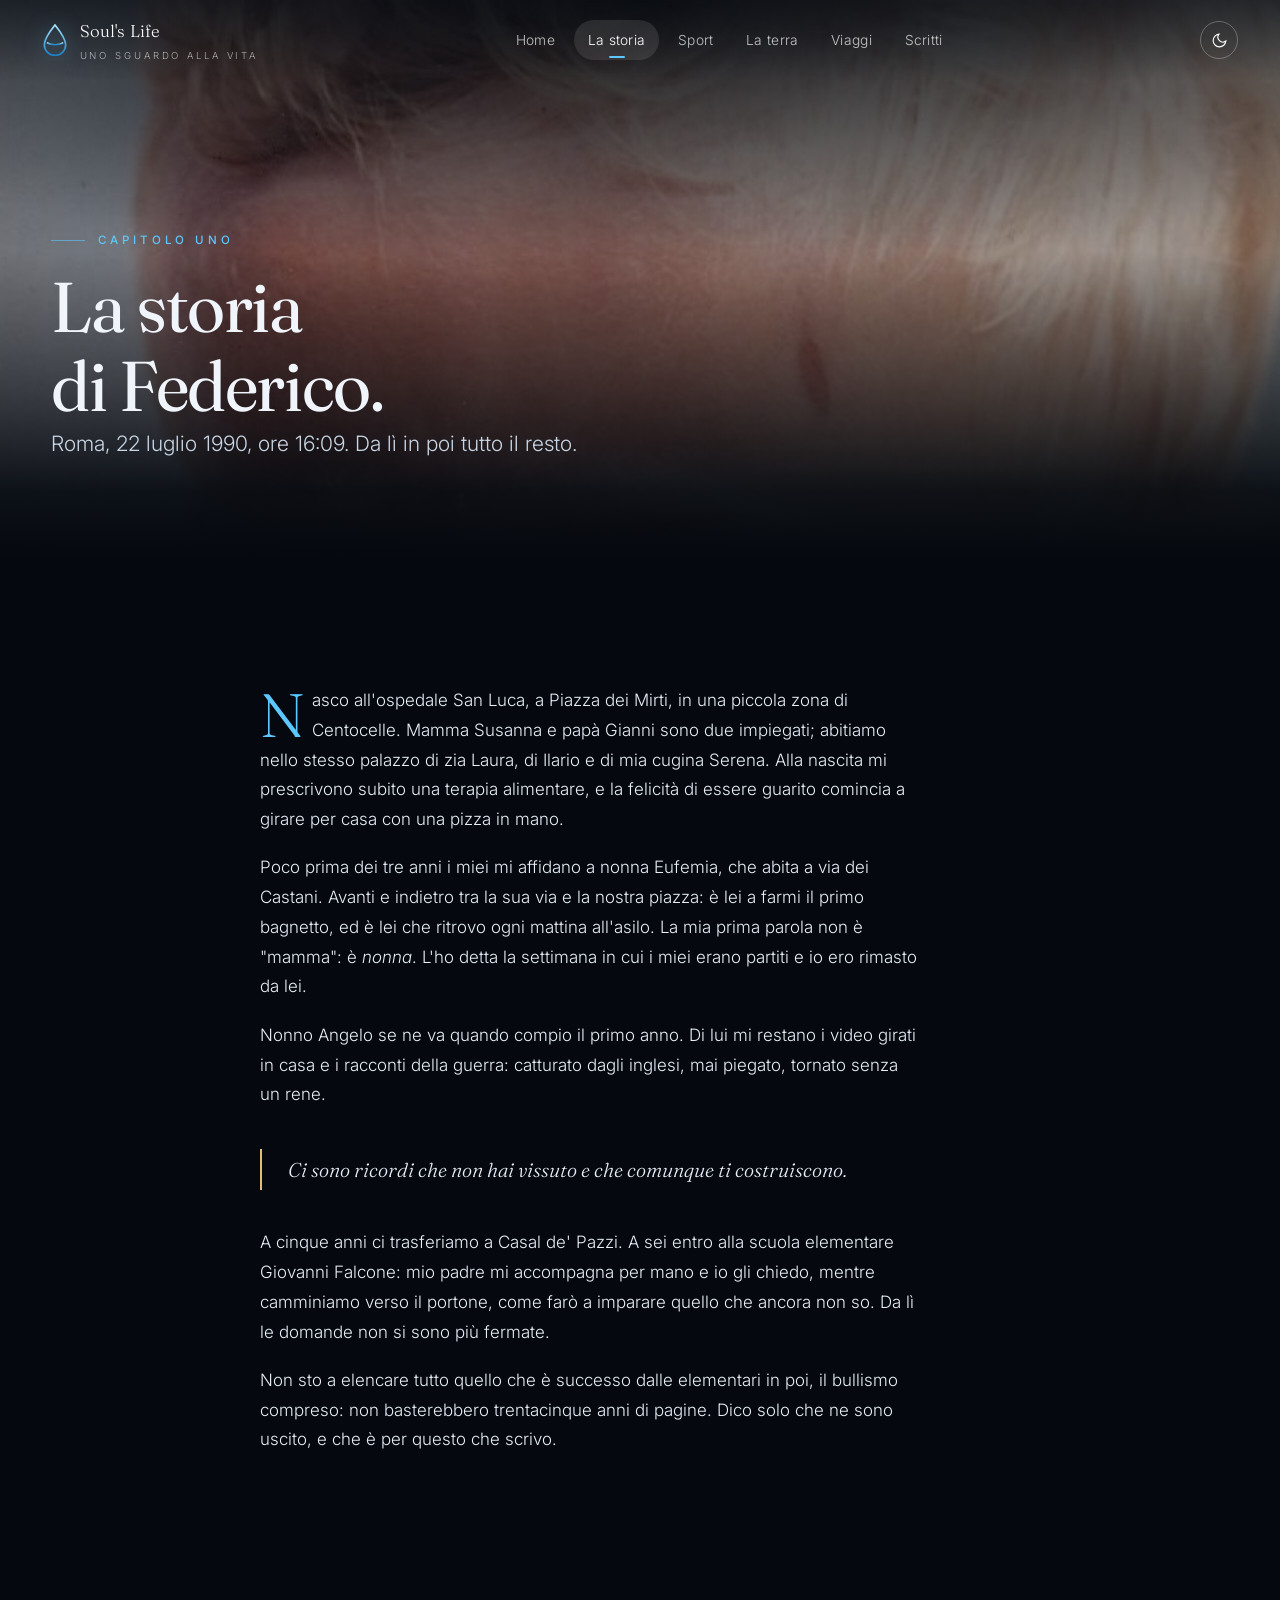
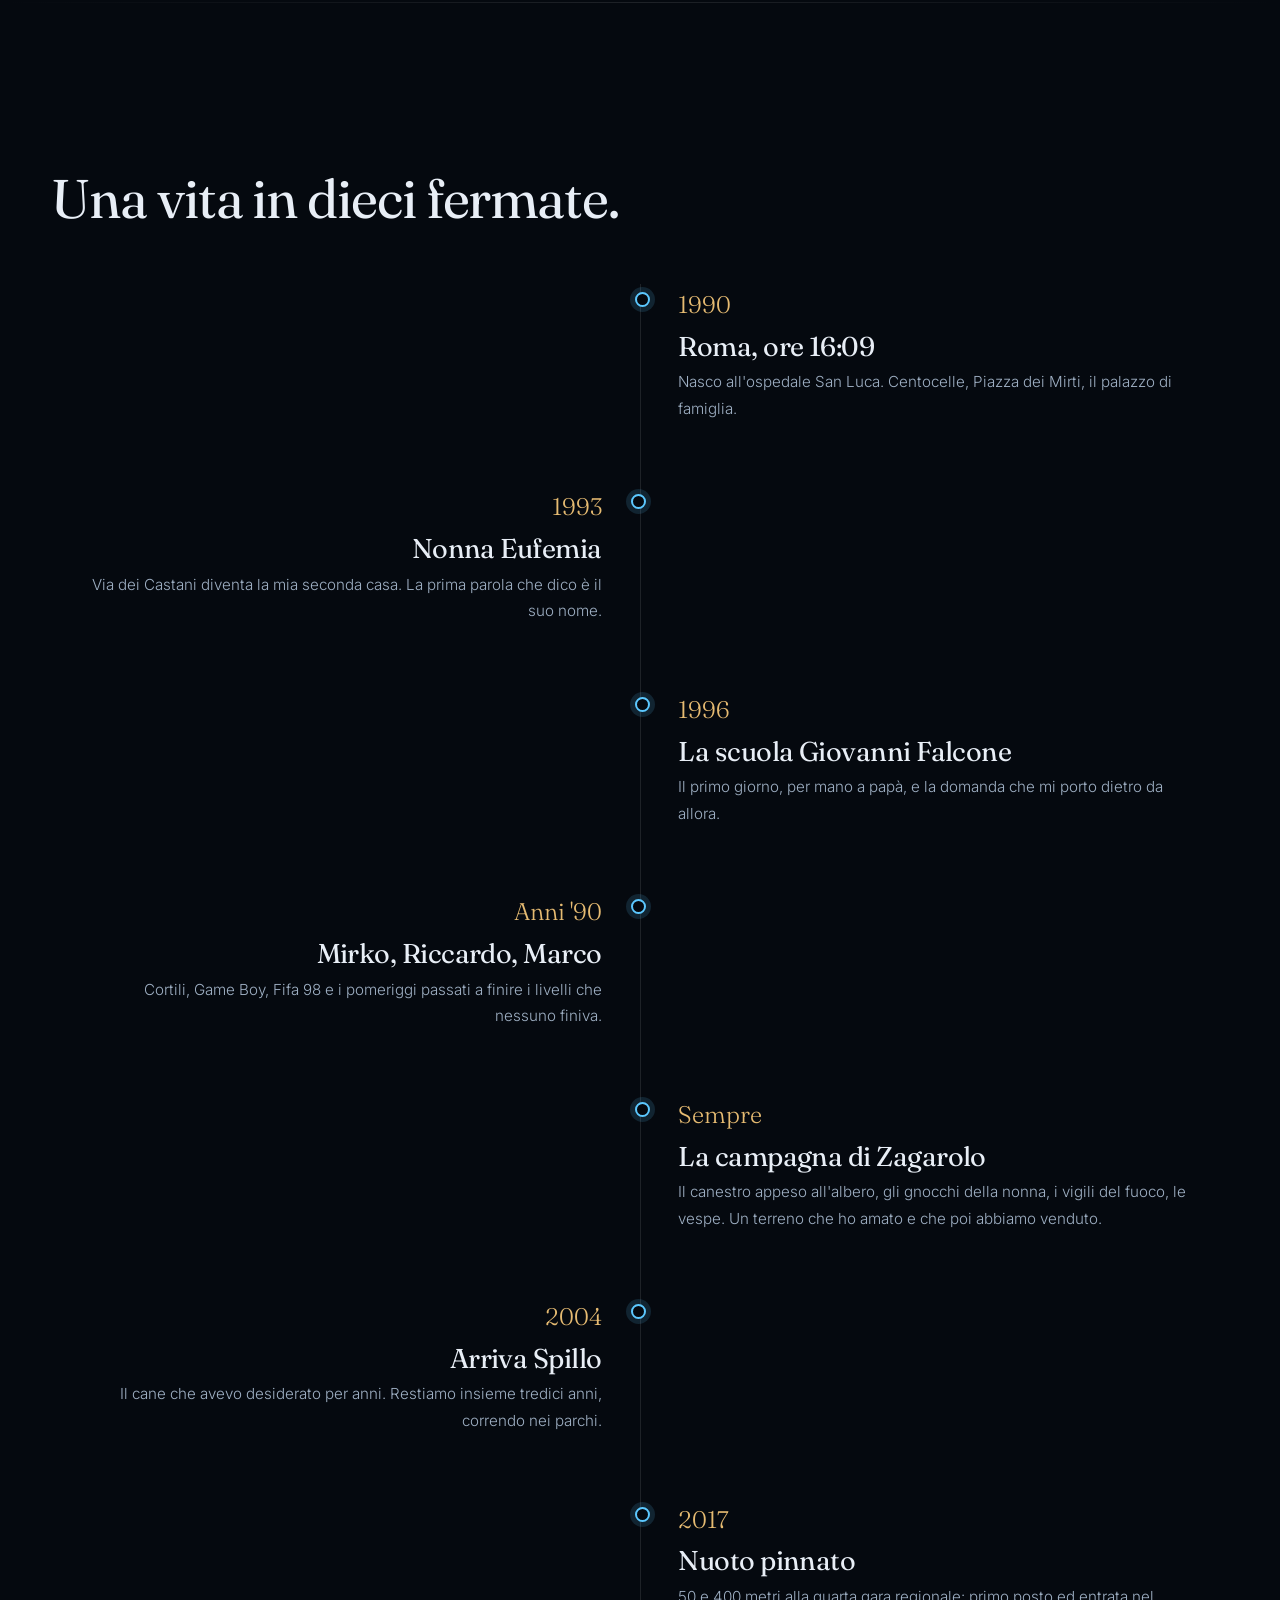
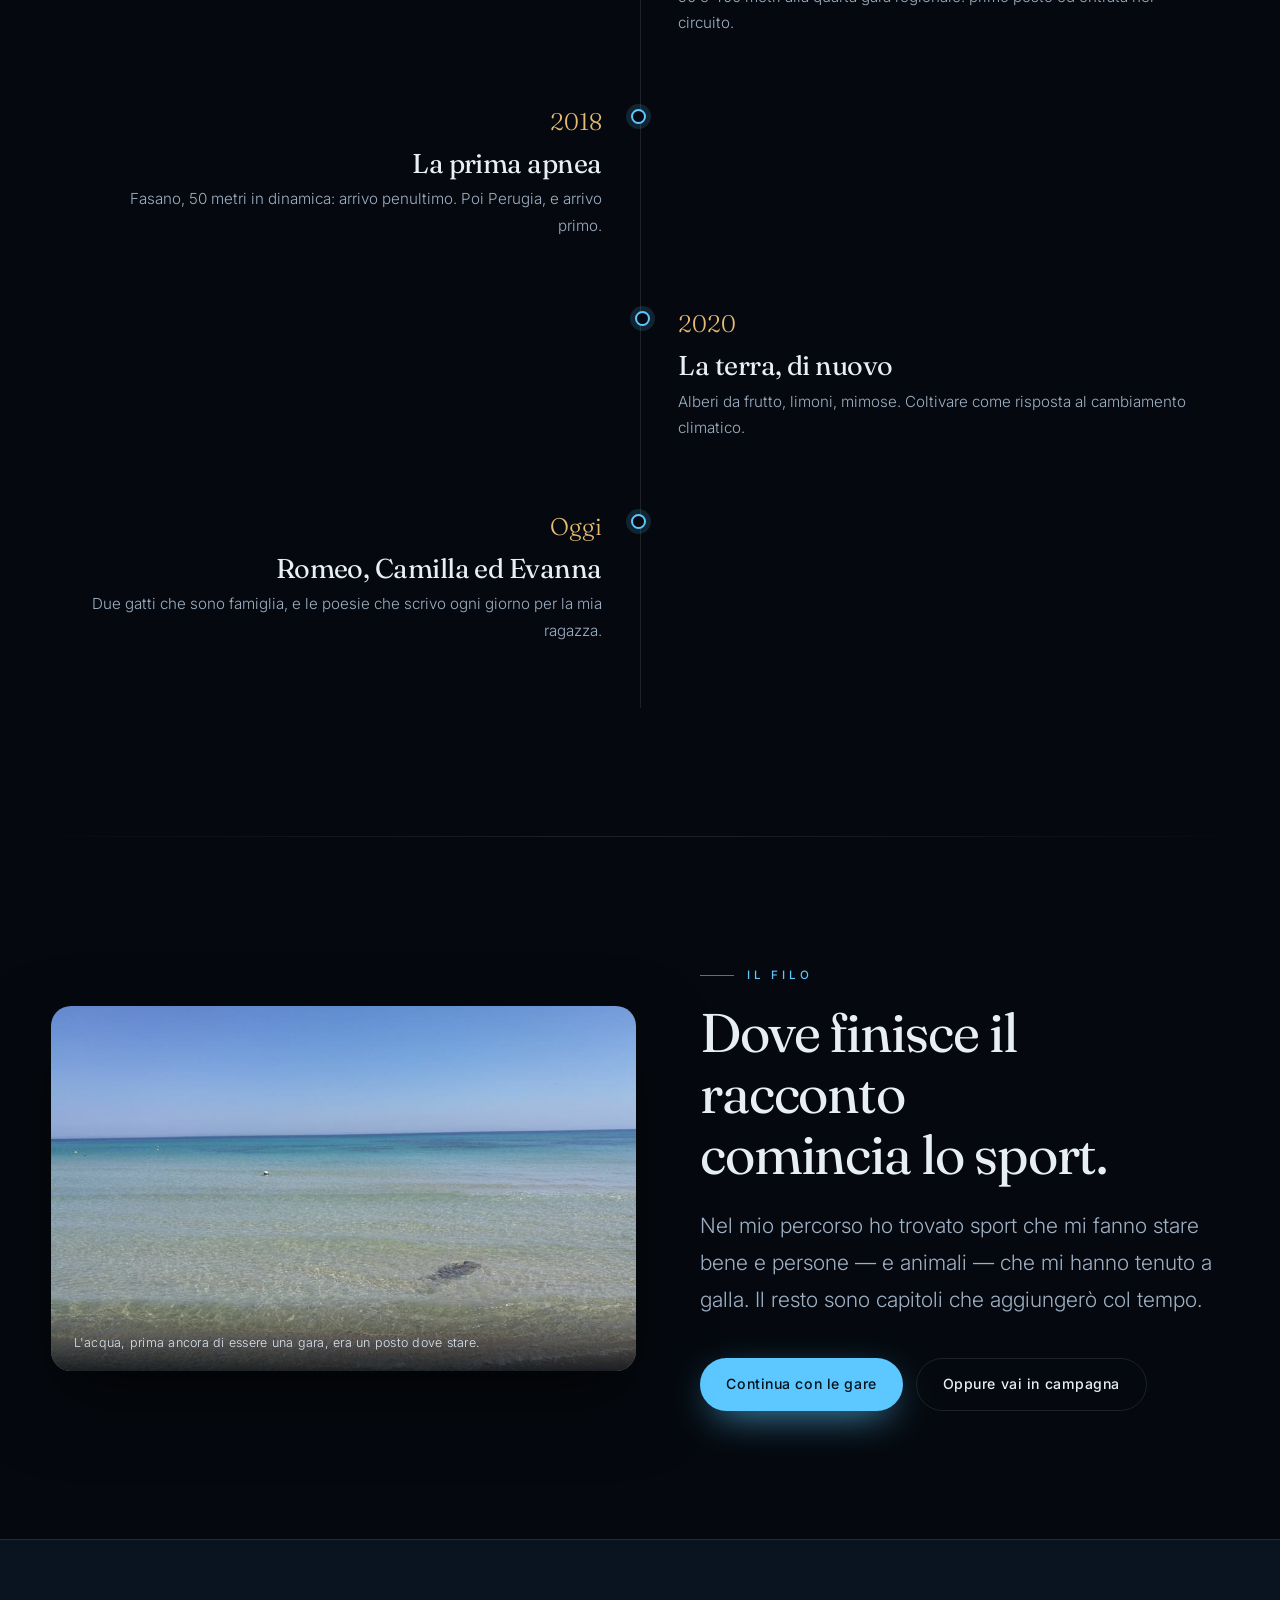
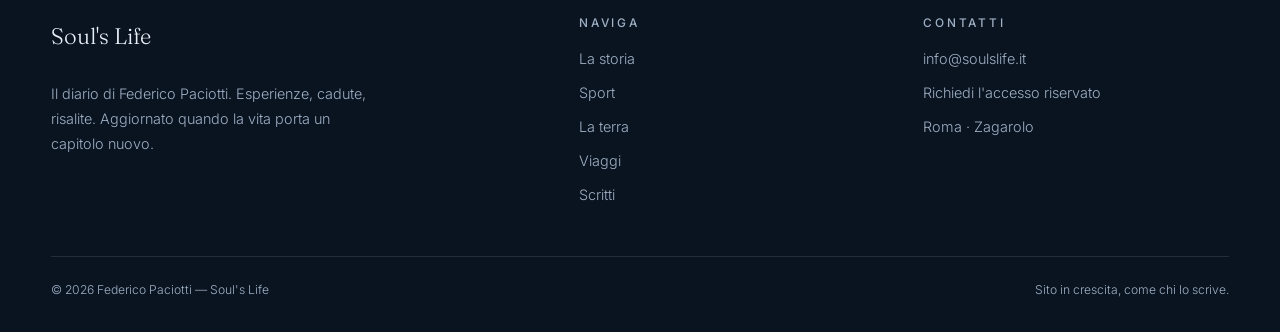
<file: storia.html>
<!DOCTYPE html>
<html lang="it" data-theme="dark">
<head>
<meta charset="utf-8">
<meta name="viewport" content="width=device-width,initial-scale=1">
<title>La storia — Soul's Life | Federico Paciotti</title>
<meta name="description" content="Dalla nascita a Centocelle alla campagna di Zagarolo: la biografia di Federico Paciotti, tappa per tappa.">
<link rel="stylesheet" href="assets/css/style.css">
<link rel="icon" href="data:image/svg+xml,<svg xmlns='http://www.w3.org/2000/svg' viewBox='0 0 100 100'><text y='.9em' font-size='90'>💧</text></svg>">
</head>
<body>
<div class="progress"></div>

<nav class="nav">
  <a class="brand" href="index.html">
    <svg class="drop" viewBox="0 0 24 30" fill="none"><defs><linearGradient id="g" x1="0" y1="0" x2="0" y2="1"><stop offset="0" stop-color="#a8e6ff"/><stop offset="1" stop-color="#1b7fc4"/></linearGradient></defs><path d="M12 1C12 1 2 13.5 2 19.5A10 10 0 0 0 22 19.5C22 13.5 12 1 12 1Z" stroke="url(#g)" stroke-width="1.6"/><path d="M4.4 17.5c3.4 2.6 12 2.6 15.3 0" stroke="url(#g)" stroke-width="1.4"/></svg>
    <span>Soul's Life<small>Uno sguardo alla vita</small></span>
  </a>
  <div class="nav-links">
    <a href="index.html">Home</a>
    <a href="storia.html" class="active">La storia</a>
    <a href="sport.html">Sport</a>
    <a href="terra.html">La terra</a>
    <a href="viaggi.html">Viaggi</a>
    <a href="scritti.html">Scritti</a>
  </div>
  <div class="nav-tools">
    <button class="icon-btn" data-theme-toggle title="Cambia tema" aria-label="Cambia tema">
      <svg width="17" height="17" viewBox="0 0 24 24" fill="none" stroke="currentColor" stroke-width="1.6"><path d="M21 12.8A9 9 0 1 1 11.2 3a7 7 0 0 0 9.8 9.8Z"/></svg>
    </button>
    <button class="icon-btn burger" aria-label="Menu">
      <svg width="18" height="18" viewBox="0 0 24 24" stroke="currentColor" stroke-width="1.6"><path d="M3 7h18M3 12h18M3 17h18"/></svg>
    </button>
  </div>
</nav>

<header class="phero">
  <div class="hero-media"><img src="assets/img/federico-bambino.jpg" alt="Federico da bambino"></div>
  <div class="wrap hero-inner">
    <p class="eyebrow reveal">Capitolo uno</p>
    <h1 class="reveal d1">La storia<br>di Federico.</h1>
    <p class="lede reveal d2" style="max-width:48ch">Roma, 22 luglio 1990, ore 16:09. Da lì in poi tutto il resto.</p>
  </div>
</header>

<main>
  <section>
    <div class="narrow prose">
      <p class="reveal">Nasco all'ospedale San Luca, a Piazza dei Mirti, in una piccola zona di Centocelle. Mamma Susanna e papà Gianni sono due impiegati; abitiamo nello stesso palazzo di zia Laura, di Ilario e di mia cugina Serena. Alla nascita mi prescrivono subito una terapia alimentare, e la felicità di essere guarito comincia a girare per casa con una pizza in mano.</p>
      <p class="reveal">Poco prima dei tre anni i miei mi affidano a nonna Eufemia, che abita a via dei Castani. Avanti e indietro tra la sua via e la nostra piazza: è lei a farmi il primo bagnetto, ed è lei che ritrovo ogni mattina all'asilo. La mia prima parola non è "mamma": è <em>nonna</em>. L'ho detta la settimana in cui i miei erano partiti e io ero rimasto da lei.</p>
      <p class="reveal">Nonno Angelo se ne va quando compio il primo anno. Di lui mi restano i video girati in casa e i racconti della guerra: catturato dagli inglesi, mai piegato, tornato senza un rene.</p>
      <p class="pull reveal">Ci sono ricordi che non hai vissuto e che comunque ti costruiscono.</p>
      <p class="reveal">A cinque anni ci trasferiamo a Casal de' Pazzi. A sei entro alla scuola elementare Giovanni Falcone: mio padre mi accompagna per mano e io gli chiedo, mentre camminiamo verso il portone, come farò a imparare quello che ancora non so. Da lì le domande non si sono più fermate.</p>
      <p class="reveal">Non sto a elencare tutto quello che è successo dalle elementari in poi, il bullismo compreso: non basterebbero trentacinque anni di pagine. Dico solo che ne sono uscito, e che è per questo che scrivo.</p>
    </div>
  </section>

  <div class="divider"></div>

  <section>
    <div class="wrap">
      <p class="eyebrow reveal">Le tappe</p>
      <h2 class="reveal d1" style="margin-bottom:3.4rem">Una vita in dieci fermate.</h2>
      <div class="timeline">
        <div class="tl-item reveal"><span class="tl-year">1990</span><h3>Roma, ore 16:09</h3><p>Nasco all'ospedale San Luca. Centocelle, Piazza dei Mirti, il palazzo di famiglia.</p></div>
        <div class="tl-item reveal"><span class="tl-year">1993</span><h3>Nonna Eufemia</h3><p>Via dei Castani diventa la mia seconda casa. La prima parola che dico è il suo nome.</p></div>
        <div class="tl-item reveal"><span class="tl-year">1996</span><h3>La scuola Giovanni Falcone</h3><p>Il primo giorno, per mano a papà, e la domanda che mi porto dietro da allora.</p></div>
        <div class="tl-item reveal"><span class="tl-year">Anni '90</span><h3>Mirko, Riccardo, Marco</h3><p>Cortili, Game Boy, Fifa 98 e i pomeriggi passati a finire i livelli che nessuno finiva.</p></div>
        <div class="tl-item reveal"><span class="tl-year">Sempre</span><h3>La campagna di Zagarolo</h3><p>Il canestro appeso all'albero, gli gnocchi della nonna, i vigili del fuoco, le vespe. Un terreno che ho amato e che poi abbiamo venduto.</p></div>
        <div class="tl-item reveal"><span class="tl-year">2004</span><h3>Arriva Spillo</h3><p>Il cane che avevo desiderato per anni. Restiamo insieme tredici anni, correndo nei parchi.</p></div>
        <div class="tl-item reveal"><span class="tl-year">2017</span><h3>Nuoto pinnato</h3><p>50 e 400 metri alla quarta gara regionale: primo posto ed entrata nel circuito.</p></div>
        <div class="tl-item reveal"><span class="tl-year">2018</span><h3>La prima apnea</h3><p>Fasano, 50 metri in dinamica: arrivo penultimo. Poi Perugia, e arrivo primo.</p></div>
        <div class="tl-item reveal"><span class="tl-year">2020</span><h3>La terra, di nuovo</h3><p>Alberi da frutto, limoni, mimose. Coltivare come risposta al cambiamento climatico.</p></div>
        <div class="tl-item reveal"><span class="tl-year">Oggi</span><h3>Romeo, Camilla ed Evanna</h3><p>Due gatti che sono famiglia, e le poesie che scrivo ogni giorno per la mia ragazza.</p></div>
      </div>
    </div>
  </section>

  <div class="divider"></div>

  <section>
    <div class="wrap split">
      <div class="frame wide reveal"><img src="assets/img/mare-puglia.jpg" alt="Il mare della Puglia"><div class="frame-cap">L'acqua, prima ancora di essere una gara, era un posto dove stare.</div></div>
      <div>
        <p class="eyebrow reveal">Il filo</p>
        <h2 class="reveal d1">Dove finisce il racconto<br>comincia lo sport.</h2>
        <p class="lede reveal d2" style="margin-top:1.4rem">Nel mio percorso ho trovato sport che mi fanno stare bene e persone — e animali — che mi hanno tenuto a galla. Il resto sono capitoli che aggiungerò col tempo.</p>
        <div class="hero-cta reveal d3"><a class="btn btn-primary" href="sport.html">Continua con le gare</a><a class="btn btn-ghost" href="terra.html">Oppure vai in campagna</a></div>
      </div>
    </div>
  </section>
</main>


<footer>
  <div class="wrap">
    <div class="f-grid">
      <div>
        <p class="sig">Soul's Life</p>
        <p class="muted" style="max-width:36ch;font-size:.9rem">Il diario di Federico Paciotti. Esperienze, cadute, risalite. Aggiornato quando la vita porta un capitolo nuovo.</p>
      </div>
      <div>
        <h4>Naviga</h4>
        <div class="f-links">
          <a href="storia.html">La storia</a>
          <a href="sport.html">Sport</a>
          <a href="terra.html">La terra</a>
          <a href="viaggi.html">Viaggi</a>
          <a href="scritti.html">Scritti</a>
        </div>
      </div>
      <div>
        <h4>Contatti</h4>
        <div class="f-links">
          <a href="mailto:info@soulslife.it">info@soulslife.it</a>
          <a href="scritti.html">Richiedi l'accesso riservato</a>
          <span class="muted">Roma · Zagarolo</span>
        </div>
      </div>
    </div>
    <div class="f-bottom">
      <span>© 2026 Federico Paciotti — Soul's Life</span>
      <span>Sito in crescita, come chi lo scrive.</span>
    </div>
  </div>
</footer>

<script src="assets/js/main.js"></script>
</body>
</html>
</file>
<file: assets/css/style.css>
/* ==========================================================================
   Soul's Life — Uno sguardo alla vita
   Design system: acqua profonda, luce, terra
   ========================================================================== */

@import url('https://fonts.googleapis.com/css2?family=Fraunces:ital,opsz,wght@0,9..144,300;0,9..144,400;0,9..144,600;1,9..144,300&family=Inter:wght@300;400;500;600&display=swap');

:root{
  --ink:#05090f;
  --deep:#0a1421;
  --deep-2:#0f1e30;
  --line:rgba(255,255,255,.10);
  --txt:#e8eef6;
  --txt-soft:#9fb0c4;
  --water:#5cc8ff;
  --water-deep:#1b7fc4;
  --gold:#e6bb72;
  --leaf:#86c68a;
  --shadow:0 30px 70px rgba(0,0,0,.55);
  --radius:20px;
  --maxw:1180px;
  --serif:'Fraunces', 'Iowan Old Style', Georgia, 'Times New Roman', serif;
  --sans:'Inter', -apple-system, BlinkMacSystemFont, 'Segoe UI', Roboto, sans-serif;
}

[data-theme="light"]{
  --ink:#f7f5f1;
  --deep:#ffffff;
  --deep-2:#f1efe9;
  --line:rgba(10,20,33,.12);
  --txt:#14202e;
  --txt-soft:#5a6b7d;
  --water:#0f7fb8;
  --water-deep:#0a5c88;
  --gold:#a97b26;
  --leaf:#3f7f45;
  --shadow:0 24px 60px rgba(20,32,46,.14);
}

*{box-sizing:border-box}
html{scroll-behavior:smooth}
body{
  margin:0;background:var(--ink);color:var(--txt);
  font-family:var(--sans);font-weight:300;font-size:17px;line-height:1.75;
  -webkit-font-smoothing:antialiased;overflow-x:hidden;
}
img{max-width:100%;display:block}
a{color:inherit;text-decoration:none}
h1,h2,h3,h4{font-family:var(--serif);font-weight:400;line-height:1.12;margin:0;letter-spacing:-.02em}
h1{font-size:clamp(2.6rem,7vw,5.4rem)}
h2{font-size:clamp(2rem,4.4vw,3.4rem)}
h3{font-size:clamp(1.3rem,2.2vw,1.7rem)}
p{margin:0 0 1.1em}
.wrap{width:min(var(--maxw),92vw);margin-inline:auto}
.narrow{width:min(760px,92vw);margin-inline:auto}

/* ---------- utility ---------- */
.eyebrow{
  font-family:var(--sans);font-size:.72rem;letter-spacing:.34em;text-transform:uppercase;
  color:var(--water);font-weight:500;margin-bottom:1.1rem;display:flex;align-items:center;gap:.8rem;
}
.eyebrow::before{content:'';width:34px;height:1px;background:currentColor;opacity:.6}
.lede{font-size:clamp(1.08rem,1.7vw,1.32rem);color:var(--txt-soft);font-weight:300}
.muted{color:var(--txt-soft)}
.gold{color:var(--gold)}
section{position:relative;padding:clamp(4.5rem,10vw,8.5rem) 0}
.divider{height:1px;background:linear-gradient(90deg,transparent,var(--line),transparent)}

/* ---------- nav ---------- */
.nav{
  position:fixed;inset:0 0 auto 0;z-index:100;display:flex;align-items:center;justify-content:space-between;
  gap:2rem;padding:1rem clamp(1rem,4vw,2.6rem);
  transition:background .4s ease,backdrop-filter .4s ease,border-color .4s ease,padding .4s ease;
  border-bottom:1px solid transparent;
}
.nav.scrolled{background:color-mix(in srgb,var(--ink) 82%,transparent);backdrop-filter:blur(18px) saturate(1.3);border-bottom-color:var(--line);padding-block:.6rem}
.brand{display:flex;align-items:center;gap:.75rem;font-family:var(--serif);font-size:1.06rem;letter-spacing:.01em}
.brand small{display:block;font-family:var(--sans);font-size:.6rem;letter-spacing:.3em;text-transform:uppercase;color:var(--txt-soft);margin-top:2px}
.drop{width:26px;height:32px;flex:none;filter:drop-shadow(0 0 10px rgba(92,200,255,.55))}
.nav-links{display:flex;align-items:center;gap:.35rem}
.nav-links a{
  position:relative;padding:.5rem .85rem;border-radius:99px;font-size:.86rem;letter-spacing:.02em;
  color:var(--txt-soft);transition:color .25s,background .25s;
}
.nav-links a:hover{color:var(--txt);background:color-mix(in srgb,var(--txt) 8%,transparent)}
.nav-links a.active{color:var(--txt)}
.nav-links a.active::after{content:'';position:absolute;left:50%;bottom:2px;transform:translateX(-50%);width:16px;height:2px;border-radius:2px;background:var(--water)}
.nav-tools{display:flex;align-items:center;gap:.5rem}
.icon-btn{
  width:38px;height:38px;display:grid;place-items:center;border-radius:50%;cursor:pointer;
  border:1px solid var(--line);background:transparent;color:var(--txt);transition:.25s;
}
.icon-btn:hover{background:color-mix(in srgb,var(--txt) 9%,transparent);transform:translateY(-1px)}
.burger{display:none}
@media(max-width:940px){
  .nav-links{
    position:fixed;inset:0;flex-direction:column;justify-content:center;gap:.4rem;
    background:color-mix(in srgb,var(--ink) 96%,transparent);backdrop-filter:blur(20px);
    opacity:0;pointer-events:none;transition:opacity .35s;
  }
  .nav-links.open{opacity:1;pointer-events:auto}
  .nav-links a{font-size:1.5rem;font-family:var(--serif);padding:.6rem 1.4rem}
  .burger{display:grid}
}

/* ---------- hero ---------- */
.hero{min-height:100svh;display:grid;align-items:end;position:relative;overflow:hidden;padding-bottom:clamp(3rem,8vw,6rem)}
.hero-media{position:absolute;inset:0;z-index:-2}
.hero-media img{width:100%;height:100%;object-fit:cover;transform:scale(1.06)}
.hero-media::after{
  content:'';position:absolute;inset:0;
  background:linear-gradient(180deg,color-mix(in srgb,var(--ink) 55%,transparent) 0%,color-mix(in srgb,var(--ink) 20%,transparent) 35%,color-mix(in srgb,var(--ink) 92%,transparent) 88%,var(--ink) 100%);
}
.hero-inner{position:relative;z-index:2}
.hero h1{max-width:15ch;text-shadow:0 10px 40px rgba(0,0,0,.4)}
.hero h1 em{font-style:italic;color:var(--water)}
.hero .lede{max-width:52ch;margin-top:1.6rem}
.hero-cta{display:flex;flex-wrap:wrap;gap:.8rem;margin-top:2.4rem}
.scroll-hint{
  position:absolute;left:50%;bottom:1.6rem;transform:translateX(-50%);z-index:3;
  font-size:.66rem;letter-spacing:.3em;text-transform:uppercase;color:var(--txt-soft);
  display:flex;flex-direction:column;align-items:center;gap:.6rem;
}
.scroll-hint span.line{width:1px;height:44px;background:linear-gradient(var(--water),transparent);animation:drip 2.4s ease-in-out infinite}
@keyframes drip{0%,100%{transform:scaleY(.3);opacity:.4;transform-origin:top}50%{transform:scaleY(1);opacity:1;transform-origin:top}}

/* page hero (interne) */
.phero{min-height:62svh;display:grid;align-items:end;position:relative;overflow:hidden;padding-bottom:clamp(2.4rem,6vw,4.5rem)}
.phero .hero-media img{transform:scale(1.04)}
.phero h1{font-size:clamp(2.3rem,5.6vw,4.4rem)}

/* ---------- buttons ---------- */
.btn{
  display:inline-flex;align-items:center;gap:.6rem;padding:.85rem 1.6rem;border-radius:99px;
  font-size:.88rem;letter-spacing:.04em;font-weight:500;transition:.3s;border:1px solid transparent;
}
.btn-primary{background:var(--water);color:#04121d;box-shadow:0 12px 40px -14px var(--water)}
.btn-primary:hover{transform:translateY(-2px);box-shadow:0 18px 50px -14px var(--water)}
.btn-ghost{border-color:var(--line);color:var(--txt);backdrop-filter:blur(6px)}
.btn-ghost:hover{border-color:var(--water);color:var(--water);transform:translateY(-2px)}
.btn svg{width:15px;height:15px}

/* ---------- reveal ---------- */
.reveal{opacity:0;transform:translateY(28px);transition:opacity .9s cubic-bezier(.2,.7,.3,1),transform .9s cubic-bezier(.2,.7,.3,1)}
.reveal.in{opacity:1;transform:none}
.reveal.d1{transition-delay:.1s}.reveal.d2{transition-delay:.2s}.reveal.d3{transition-delay:.3s}.reveal.d4{transition-delay:.4s}
@media(prefers-reduced-motion:reduce){.reveal{opacity:1;transform:none;transition:none}}

/* ---------- intro / split ---------- */
.split{display:grid;grid-template-columns:1.05fr .95fr;gap:clamp(2rem,5vw,5rem);align-items:center}
.split.flip>*:first-child{order:2}
@media(max-width:860px){.split{grid-template-columns:1fr}.split.flip>*:first-child{order:0}}
.frame{position:relative;border-radius:var(--radius);overflow:hidden;box-shadow:var(--shadow)}
.frame img{width:100%;height:100%;object-fit:cover;transition:transform 1.2s cubic-bezier(.2,.7,.3,1)}
.frame:hover img{transform:scale(1.045)}
.frame.tall{aspect-ratio:4/5}
.frame.wide{aspect-ratio:16/10}
.frame.square{aspect-ratio:1}
.frame-cap{
  position:absolute;left:0;right:0;bottom:0;padding:2.2rem 1.4rem 1.1rem;font-size:.78rem;color:#dbe6f2;
  background:linear-gradient(transparent,rgba(3,8,15,.85));letter-spacing:.02em;
}

/* ---------- stats ---------- */
.stats{display:grid;grid-template-columns:repeat(4,1fr);gap:1px;background:var(--line);border:1px solid var(--line);border-radius:var(--radius);overflow:hidden}
@media(max-width:760px){.stats{grid-template-columns:repeat(2,1fr)}}
.stat{background:var(--deep);padding:clamp(1.4rem,3vw,2.2rem);text-align:center}
[data-theme="light"] .stat{background:var(--deep)}
.stat b{display:block;font-family:var(--serif);font-size:clamp(2rem,4vw,2.9rem);color:var(--gold);font-weight:400;line-height:1}
.stat span{display:block;margin-top:.5rem;font-size:.72rem;letter-spacing:.2em;text-transform:uppercase;color:var(--txt-soft)}

/* ---------- cards ---------- */
.cards{display:grid;grid-template-columns:repeat(auto-fit,minmax(248px,1fr));gap:1.4rem}
.card{
  position:relative;border-radius:var(--radius);overflow:hidden;min-height:400px;display:flex;flex-direction:column;
  justify-content:flex-end;padding:1.8rem;isolation:isolate;border:1px solid var(--line);
}
.card img{position:absolute;inset:0;width:100%;height:100%;object-fit:cover;z-index:-2;transition:transform 1.1s cubic-bezier(.2,.7,.3,1)}
.card::after{content:'';position:absolute;inset:0;z-index:-1;background:linear-gradient(180deg,rgba(3,8,15,.15),rgba(3,8,15,.88))}
.card:hover img{transform:scale(1.07)}
.card h3{color:#fff}
.card p{color:#c3d1e0;font-size:.92rem;margin:.5rem 0 0}
.card .go{margin-top:1.1rem;font-size:.78rem;letter-spacing:.18em;text-transform:uppercase;color:var(--water);display:flex;align-items:center;gap:.5rem}
.card:hover .go{gap:.9rem}
.card .go svg{transition:transform .3s}

/* ---------- quote ---------- */
.quote{text-align:center;padding-block:clamp(3rem,7vw,6rem)}
.quote blockquote{
  font-family:var(--serif);font-style:italic;font-weight:300;font-size:clamp(1.5rem,3.4vw,2.5rem);
  line-height:1.35;margin:0 auto;max-width:20ch;color:var(--txt);
}
.quote .who{margin-top:1.6rem;font-size:.72rem;letter-spacing:.3em;text-transform:uppercase;color:var(--txt-soft)}
.quote.wide blockquote{max-width:26ch}

/* ---------- timeline ---------- */
.timeline{position:relative;padding-left:0}
.timeline::before{content:'';position:absolute;left:calc(50% - .5px);top:0;bottom:0;width:1px;background:var(--line)}
.tl-item{position:relative;width:50%;padding:0 clamp(1rem,3vw,3rem) clamp(2.6rem,5vw,4rem)}
.tl-item:nth-child(odd){margin-left:auto;text-align:left}
.tl-item:nth-child(even){text-align:right}
.tl-item::after{
  content:'';position:absolute;top:.5rem;width:11px;height:11px;border-radius:50%;
  background:var(--ink);border:2px solid var(--water);box-shadow:0 0 0 5px color-mix(in srgb,var(--water) 14%,transparent);
}
.tl-item:nth-child(odd)::after{left:-5.5px}
.tl-item:nth-child(even)::after{right:-5.5px}
.tl-year{font-family:var(--serif);font-size:1.5rem;color:var(--gold);display:block;margin-bottom:.3rem}
.tl-item h3{margin-bottom:.5rem}
.tl-item p{font-size:.95rem;color:var(--txt-soft);margin:0}
@media(max-width:760px){
  .timeline::before{left:5px}
  .tl-item{width:100%;padding-left:2.2rem;padding-right:0;text-align:left!important;margin-left:0!important}
  .tl-item::after{left:0!important;right:auto!important}
}

/* ---------- prose ---------- */
.prose p{max-width:66ch}
.prose p:first-of-type::first-letter{
  font-family:var(--serif);float:left;font-size:3.6em;line-height:.82;padding:.06em .12em 0 0;color:var(--water);
}
.pull{
  border-left:2px solid var(--gold);padding:.2rem 0 .2rem 1.6rem;margin:2.4rem 0;
  font-family:var(--serif);font-style:italic;font-size:1.25rem;color:var(--txt);max-width:52ch;
}

/* ---------- gallery ---------- */
.filters{display:flex;flex-wrap:wrap;gap:.5rem;justify-content:center;margin-bottom:2.6rem}
.chip{
  border:1px solid var(--line);background:transparent;color:var(--txt-soft);cursor:pointer;
  padding:.5rem 1.1rem;border-radius:99px;font-family:var(--sans);font-size:.8rem;letter-spacing:.06em;transition:.25s;
}
.chip:hover{color:var(--txt);border-color:var(--txt-soft)}
.chip.on{background:var(--water);border-color:var(--water);color:#04121d}
.grid{columns:3;column-gap:1.1rem}
@media(max-width:900px){.grid{columns:2}}
@media(max-width:560px){.grid{columns:1}}
.tile{
  break-inside:avoid;margin-bottom:1.1rem;border-radius:16px;overflow:hidden;position:relative;cursor:zoom-in;
  border:1px solid var(--line);background:var(--deep);
}
.tile img{width:100%;transition:transform 1s cubic-bezier(.2,.7,.3,1),filter .5s}
.tile:hover img{transform:scale(1.05)}
.tile figcaption{
  position:absolute;inset:auto 0 0 0;padding:2.4rem .95rem .9rem;font-size:.78rem;color:#e2eaf3;
  background:linear-gradient(transparent,rgba(3,8,15,.9));opacity:0;transform:translateY(8px);transition:.35s;
}
.tile:hover figcaption{opacity:1;transform:none}
.tile[hidden]{display:none}

/* ---------- lightbox ---------- */
.lb{position:fixed;inset:0;z-index:200;background:rgba(3,7,12,.96);display:none;place-items:center;padding:4vh 4vw;backdrop-filter:blur(6px)}
.lb.on{display:grid}
.lb img{max-width:100%;max-height:78vh;border-radius:10px;box-shadow:var(--shadow)}
.lb figcaption{text-align:center;color:#cfdae7;font-size:.85rem;margin-top:1rem;max-width:60ch}
.lb-close,.lb-nav{position:absolute;background:transparent;border:1px solid rgba(255,255,255,.2);color:#fff;cursor:pointer;border-radius:50%;width:46px;height:46px;display:grid;place-items:center;transition:.25s}
.lb-close:hover,.lb-nav:hover{background:rgba(255,255,255,.12)}
.lb-close{top:2.4vh;right:3vw}
.lb-prev{left:2vw;top:50%;transform:translateY(-50%)}
.lb-next{right:2vw;top:50%;transform:translateY(-50%)}

/* ---------- feature rows ---------- */
.rows{display:grid;gap:clamp(3rem,7vw,6rem)}
.row{display:grid;grid-template-columns:1fr 1fr;gap:clamp(1.6rem,4vw,4rem);align-items:center}
.row:nth-child(even) .row-media{order:2}
@media(max-width:860px){.row{grid-template-columns:1fr}.row:nth-child(even) .row-media{order:0}}
.row-media{display:grid;gap:1rem}
.row-media.duo{grid-template-columns:1fr 1fr}

/* ---------- locked ---------- */
.locked{
  border:1px solid var(--line);border-radius:var(--radius);padding:clamp(2rem,5vw,3.4rem);
  background:linear-gradient(160deg,color-mix(in srgb,var(--water) 8%,var(--deep)),var(--deep));text-align:center;
}
.locked .keyhole{width:54px;height:54px;margin:0 auto 1.4rem;display:grid;place-items:center;border-radius:50%;border:1px solid var(--line);color:var(--gold)}
.field{display:flex;gap:.6rem;max-width:420px;margin:1.8rem auto 0}
.field input{
  flex:1;background:transparent;border:1px solid var(--line);border-radius:99px;padding:.8rem 1.2rem;
  color:var(--txt);font-family:var(--sans);font-size:.9rem;
}
.field input:focus{outline:none;border-color:var(--water)}
.hint{font-size:.76rem;color:var(--txt-soft);margin-top:.9rem}

/* ---------- footer ---------- */
footer{border-top:1px solid var(--line);padding:clamp(3rem,6vw,5rem) 0 2rem;background:var(--deep)}
.f-grid{display:grid;grid-template-columns:1.6fr 1fr 1fr;gap:2.4rem}
@media(max-width:760px){.f-grid{grid-template-columns:1fr}}
.f-grid h4{font-size:.74rem;letter-spacing:.24em;text-transform:uppercase;color:var(--txt-soft);font-family:var(--sans);font-weight:500;margin-bottom:1rem}
.f-links{display:grid;gap:.55rem;font-size:.9rem}
.f-links a{color:var(--txt-soft);transition:.2s}
.f-links a:hover{color:var(--water)}
.f-bottom{margin-top:3rem;padding-top:1.4rem;border-top:1px solid var(--line);display:flex;flex-wrap:wrap;gap:1rem;justify-content:space-between;font-size:.76rem;color:var(--txt-soft)}
.sig{font-family:var(--serif);font-size:1.4rem;color:var(--txt)}

/* progress bar */
.progress{position:fixed;top:0;left:0;height:2px;background:linear-gradient(90deg,var(--water),var(--gold));z-index:110;width:0}

/* ---------- manifesto ---------- */
.anima{margin:0;border-radius:var(--radius);overflow:hidden;border:1px solid var(--line);background:var(--deep);box-shadow:var(--shadow)}
.anima img{width:100%;height:auto;display:block}
.anima figcaption{padding:1rem 1.4rem;font-size:.8rem;letter-spacing:.02em;color:var(--txt-soft);text-align:center;border-top:1px solid var(--line)}

/* hero overlay più profondo */
.hero .hero-media::after{
  background:
    radial-gradient(120% 80% at 50% 0%,color-mix(in srgb,var(--ink) 78%,transparent),transparent 60%),
    linear-gradient(180deg,color-mix(in srgb,var(--ink) 62%,transparent) 0%,color-mix(in srgb,var(--ink) 30%,transparent) 40%,color-mix(in srgb,var(--ink) 94%,transparent) 86%,var(--ink) 100%);
}
.phero .hero-media::after{
  background:
    radial-gradient(120% 80% at 50% 0%,color-mix(in srgb,var(--ink) 82%,transparent),transparent 62%),
    linear-gradient(180deg,color-mix(in srgb,var(--ink) 55%,transparent) 0%,color-mix(in srgb,var(--ink) 35%,transparent) 45%,color-mix(in srgb,var(--ink) 95%,transparent) 88%,var(--ink) 100%);
}
.phero .hero-media img{object-position:center 28%}

/* ---------- palmares ---------- */
.palmares{border:1px solid var(--line);border-radius:var(--radius);padding:clamp(1.6rem,3vw,2.4rem);background:linear-gradient(160deg,color-mix(in srgb,var(--water) 7%,var(--deep)),var(--deep))}
.palmares h4{font-family:var(--serif);font-size:1.25rem;font-weight:400;margin:0 0 1.2rem}
.palmares ul{list-style:none;margin:0;padding:0;display:grid;gap:.9rem}
.palmares li{font-size:.94rem;color:var(--txt-soft);padding-bottom:.9rem;border-bottom:1px solid var(--line)}
.palmares li:last-child{border-bottom:0;padding-bottom:0}
.palmares li span{display:block;font-size:.68rem;letter-spacing:.22em;text-transform:uppercase;color:var(--gold);margin-bottom:.2rem}
.palmares li b{color:var(--txt);font-weight:500}
.lofi{filter:saturate(1.08) contrast(1.04)}

/* ---------- hero: sempre su fondo scuro, in entrambi i temi ---------- */
.hero,.phero{color:#f0f5fb}
.hero .lede,.phero .lede{color:#c8d5e4}
.hero .btn-ghost,.phero .btn-ghost{color:#f0f5fb;border-color:rgba(255,255,255,.28)}
.hero .hero-media::after{
  background:
    radial-gradient(120% 80% at 50% 0%,rgba(4,9,15,.80),transparent 60%),
    linear-gradient(180deg,rgba(4,9,15,.62) 0%,rgba(4,9,15,.30) 40%,rgba(4,9,15,.94) 86%,var(--ink) 100%);
}
.phero .hero-media::after{
  background:
    radial-gradient(120% 80% at 50% 0%,rgba(4,9,15,.84),transparent 62%),
    linear-gradient(180deg,rgba(4,9,15,.55) 0%,rgba(4,9,15,.38) 45%,rgba(4,9,15,.95) 88%,var(--ink) 100%);
}
/* nav trasparente sopra l'hero: sempre chiara e leggibile */
.nav::before{
  content:'';position:absolute;inset:0;pointer-events:none;z-index:-1;
  background:linear-gradient(180deg,rgba(4,9,15,.55),transparent);transition:opacity .4s;
}
.nav.scrolled::before{opacity:0}
.nav:not(.scrolled){color:#fff}
.nav:not(.scrolled) .brand small{color:rgba(255,255,255,.62)}
.nav:not(.scrolled) .nav-links a{color:rgba(255,255,255,.74)}
.nav:not(.scrolled) .nav-links a:hover,.nav:not(.scrolled) .nav-links a.active{color:#fff;background:rgba(255,255,255,.10)}
.nav:not(.scrolled) .icon-btn{border-color:rgba(255,255,255,.28);color:#fff}
@media(max-width:940px){.nav-links.open a{color:var(--txt)!important}}
</file>
